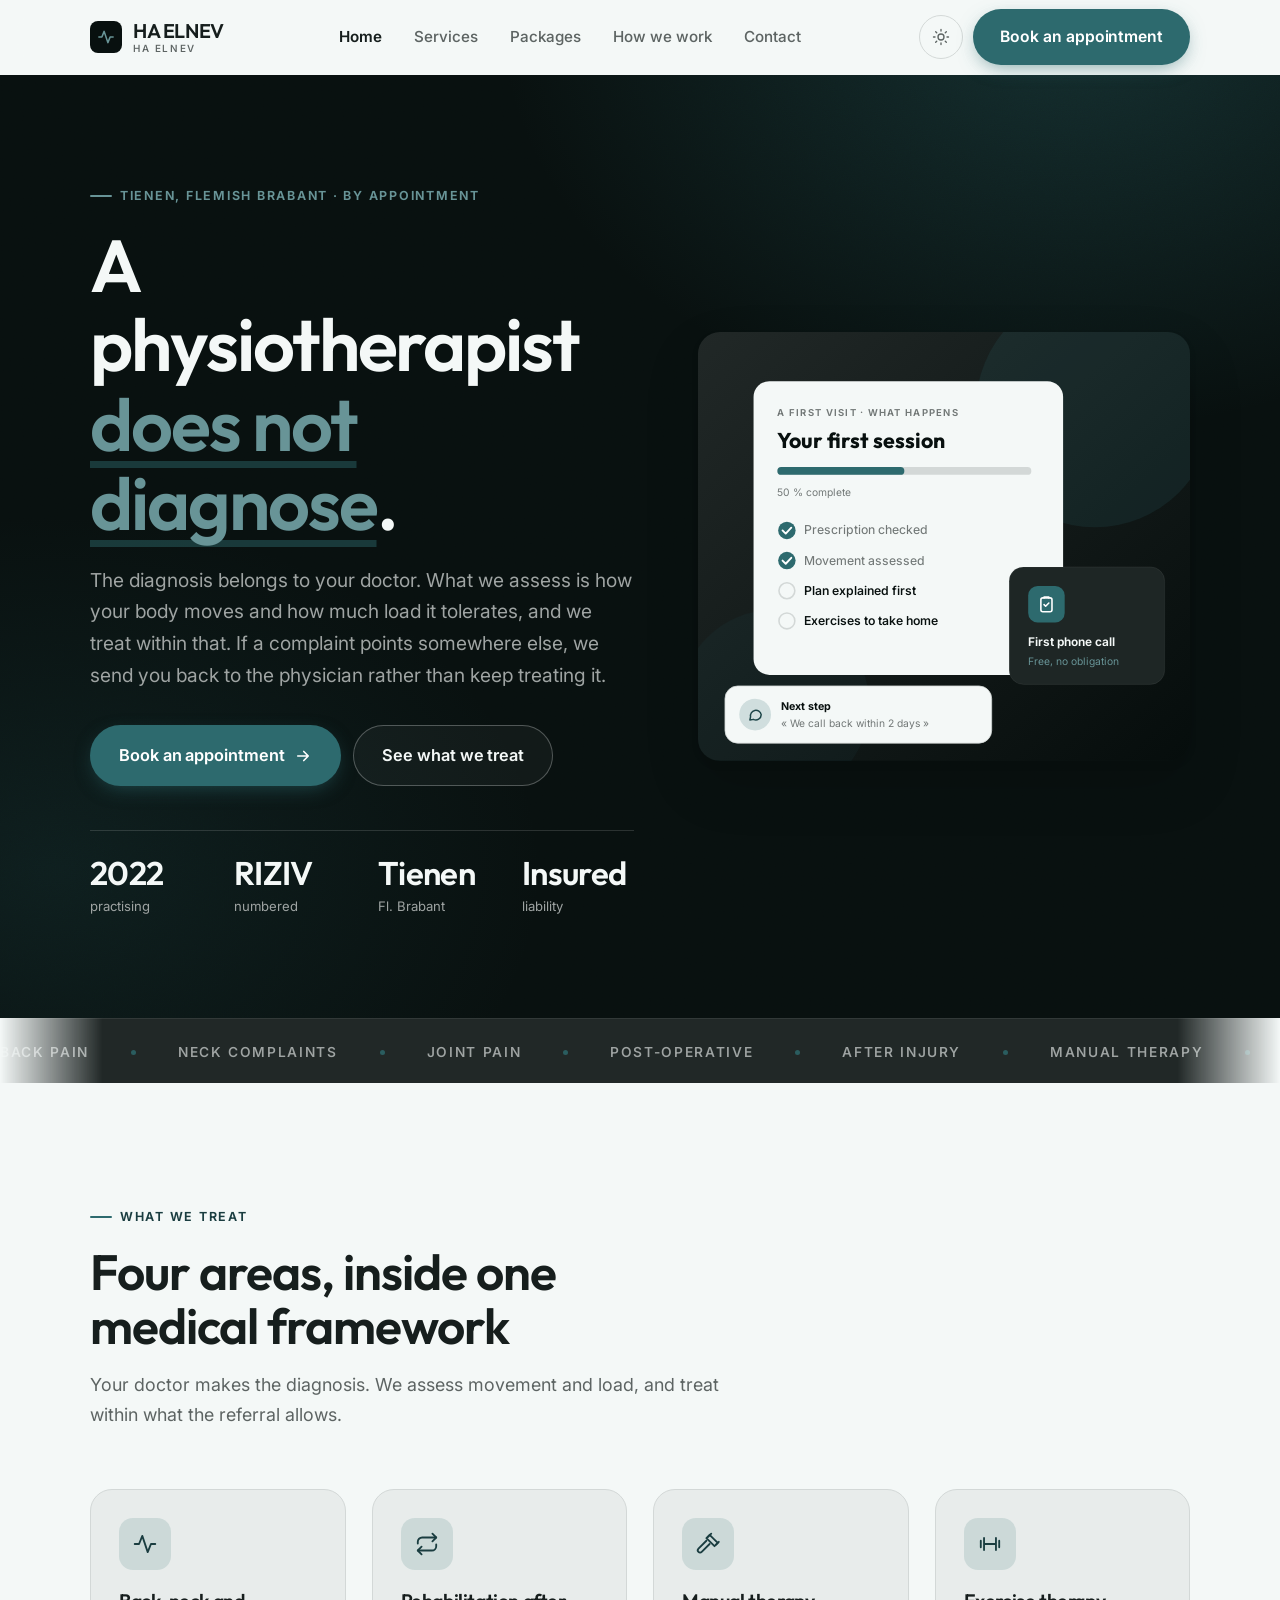
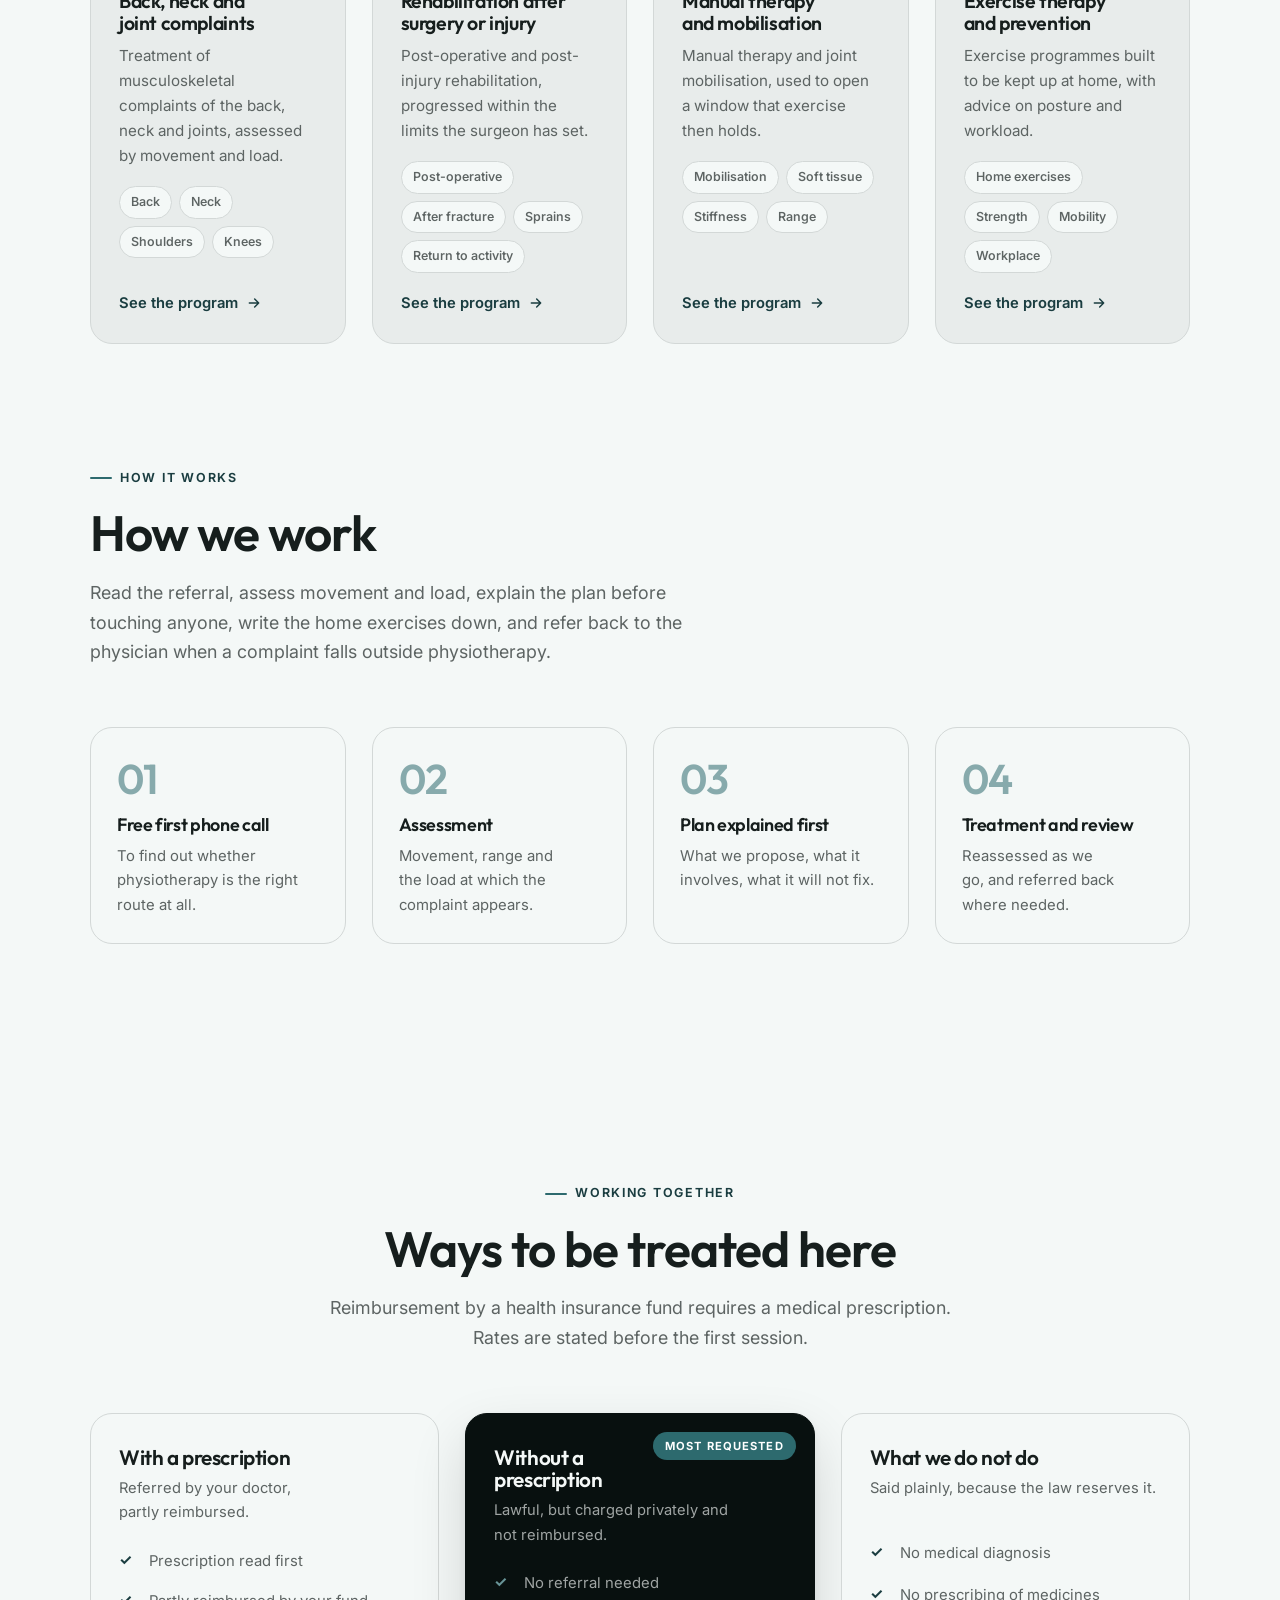
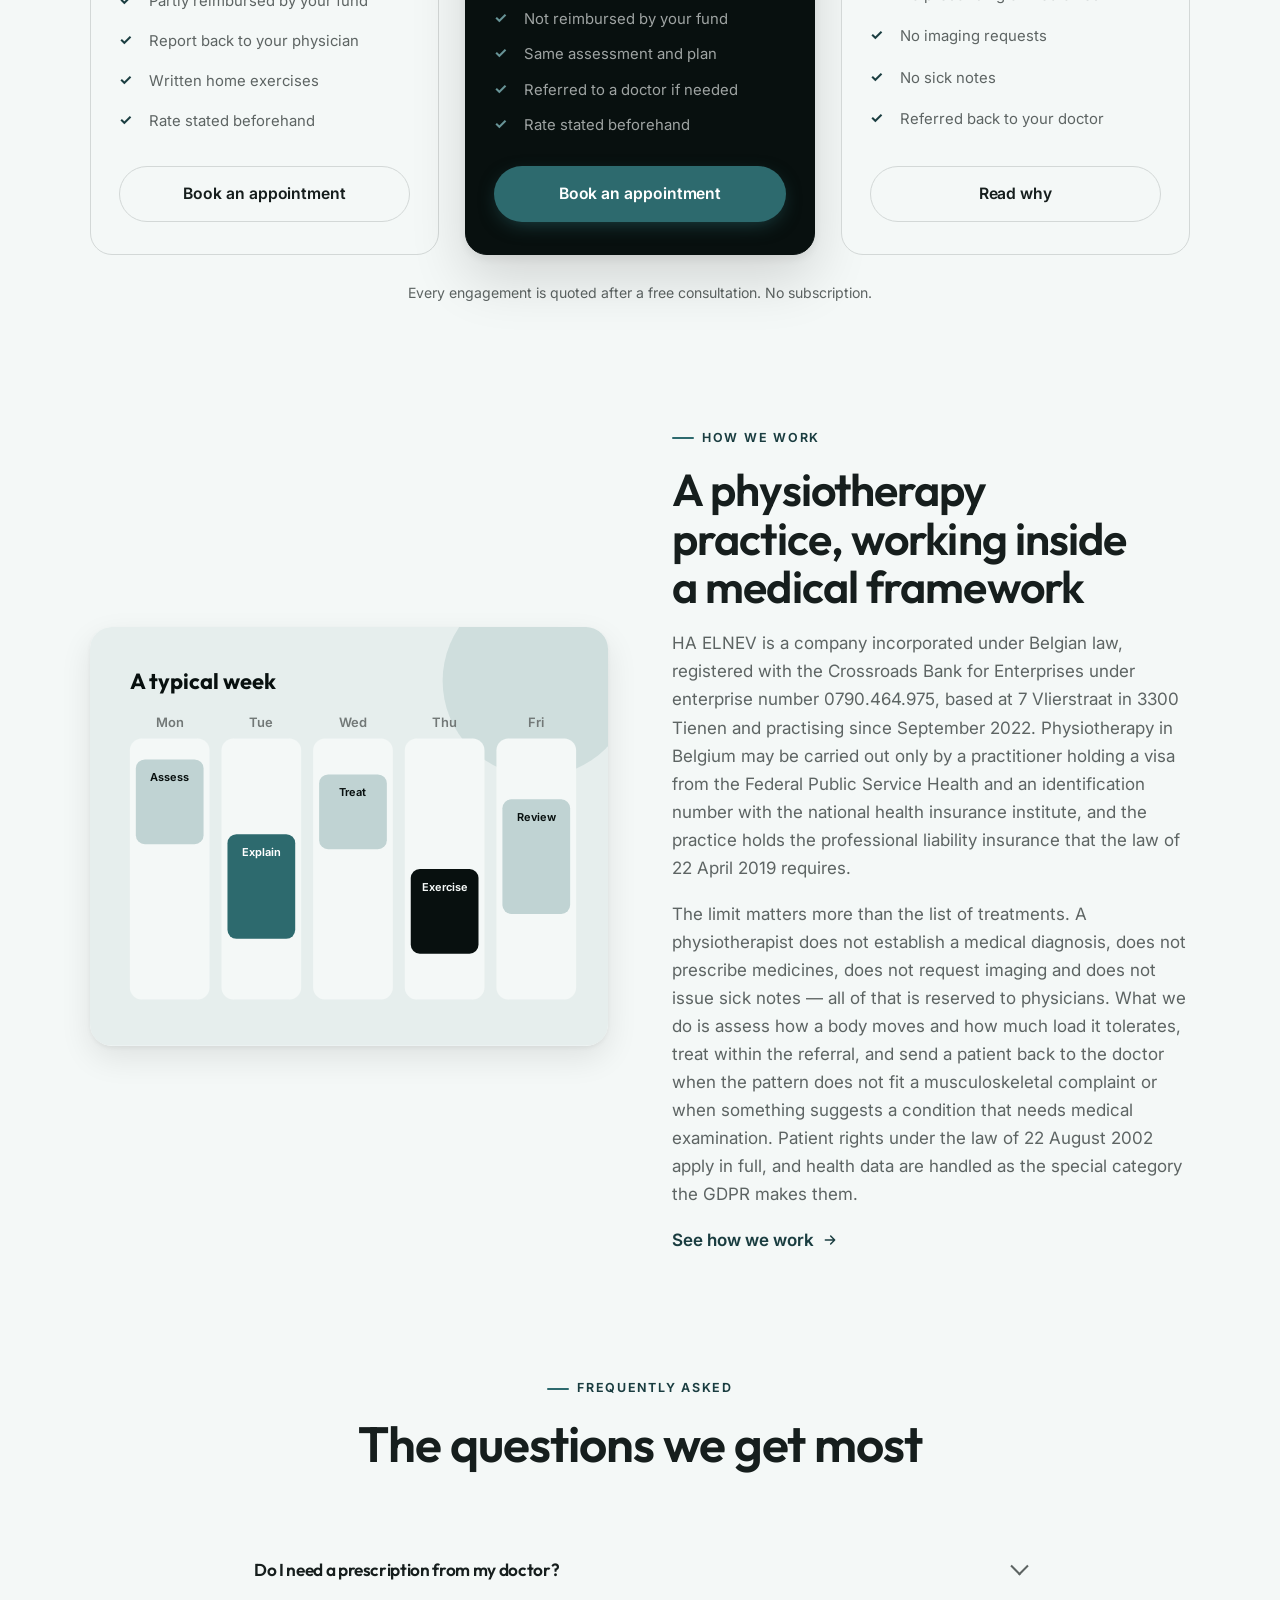
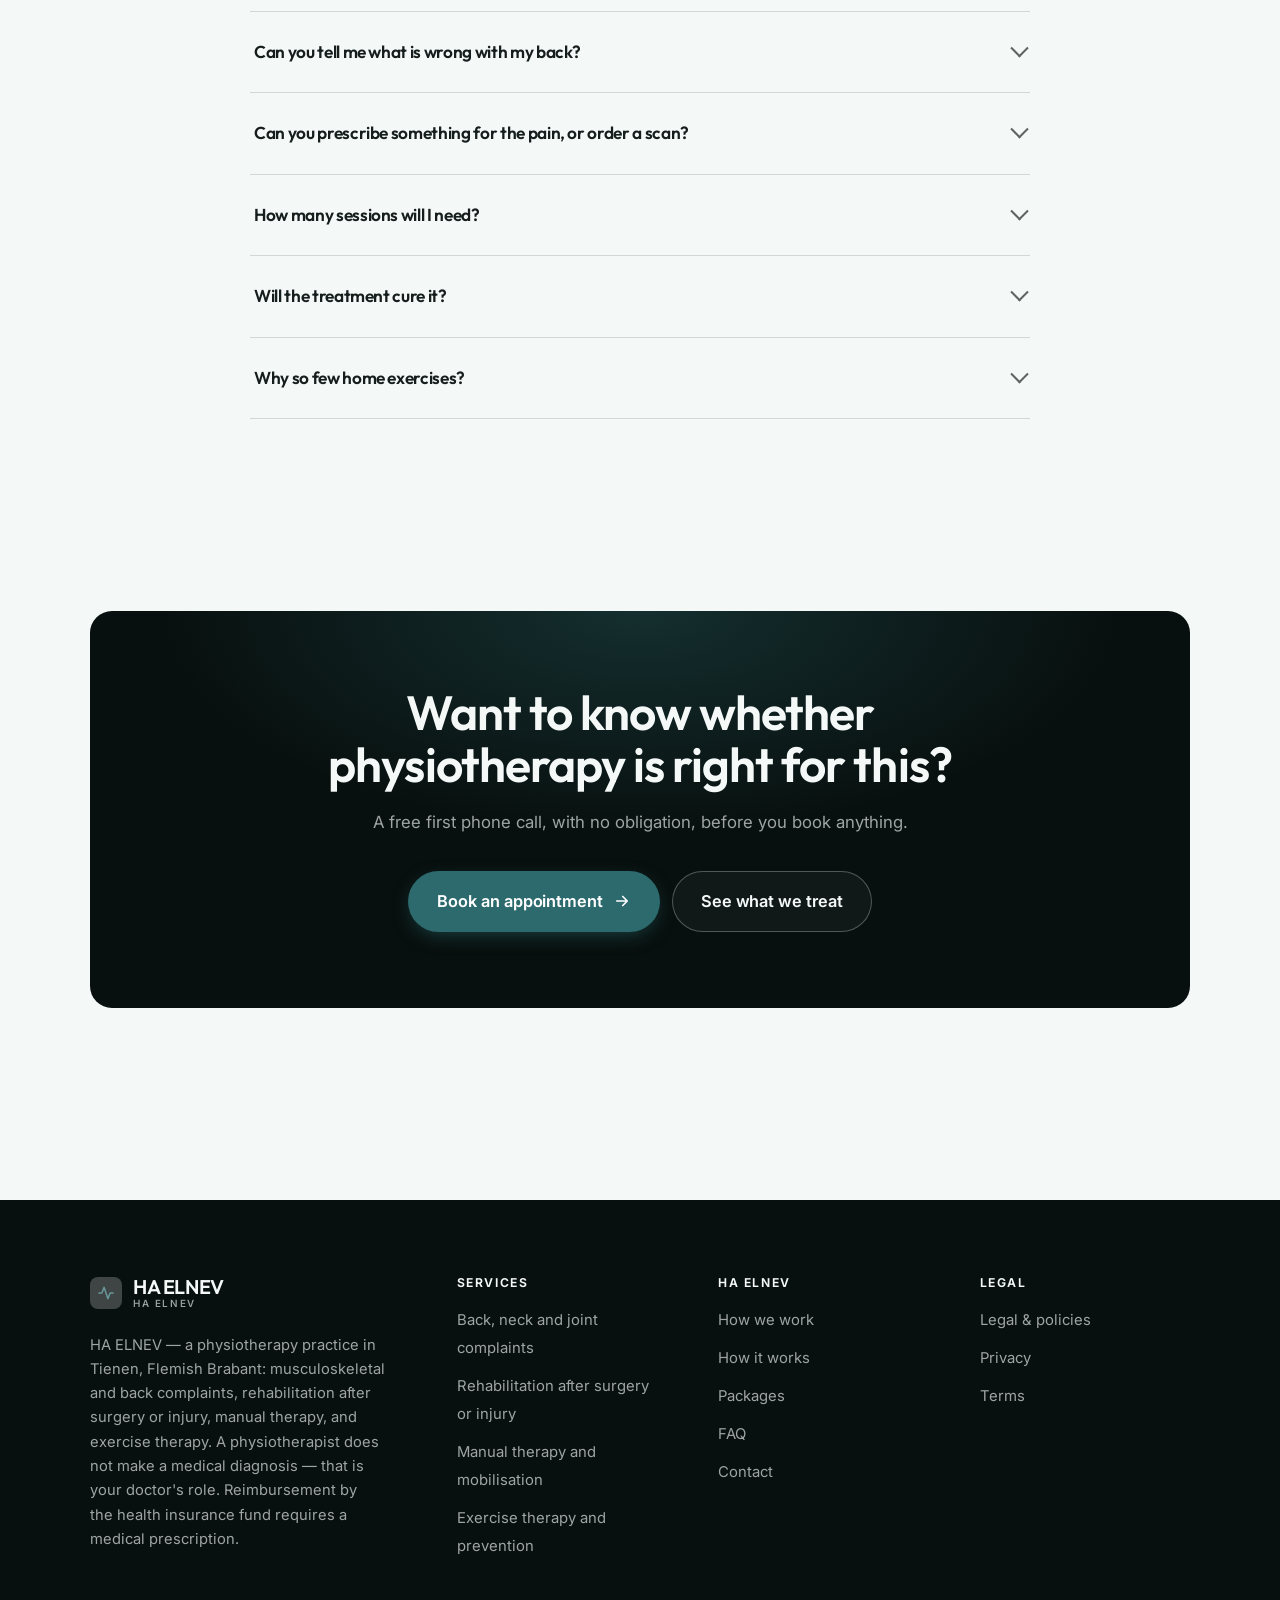
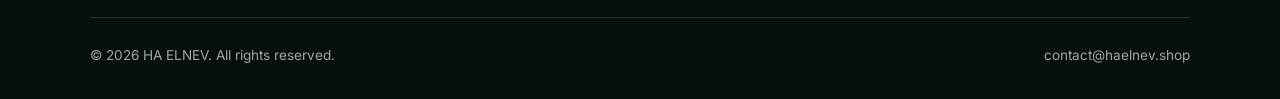
<file: index.html>
<!DOCTYPE html>
<html lang="en" class="no-js">
<head>
<meta charset="utf-8">
<meta name="viewport" content="width=device-width, initial-scale=1">
<title>HA ELNEV — physiotherapy practice in Tienen</title>
<meta name="description" content="HA ELNEV, a physiotherapy practice in Tienen: back and joint complaints, rehabilitation after surgery or injury, manual therapy and exercise therapy.">
<link rel="canonical" href="https://haelnev.shop/">

<meta property="og:type" content="website">
<meta property="og:url" content="https://haelnev.shop/">
<meta property="og:site_name" content="HA ELNEV">
<meta property="og:locale" content="en_US">
<meta property="og:title" content="HA ELNEV — physiotherapy practice in Tienen">
<meta property="og:description" content="HA ELNEV, a physiotherapy practice in Tienen: back and joint complaints, rehabilitation after surgery or injury, manual therapy and exercise therapy.">
<meta name="theme-color" content="#08100f">

<link rel="icon" href="assets/img/favicon.svg" type="image/svg+xml">
<link rel="preconnect" href="https://fonts.googleapis.com">
<link rel="preconnect" href="https://fonts.gstatic.com" crossorigin>
<link rel="stylesheet" href="https://fonts.googleapis.com/css2?family=Outfit:wght@400;500;600;700&family=Inter:wght@400..700&display=swap">
<link rel="stylesheet" href="assets/css/style.css">

<!-- Thème appliqué avant le premier rendu (évite le flash) -->
<script>
document.documentElement.classList.remove('no-js');
(function(){try{var t=localStorage.getItem('site-theme');if(t){document.documentElement.setAttribute('data-theme',t);}}catch(e){}})();
</script>
<script type="application/ld+json">
{
  "@context": "https://schema.org",
  "@type": "Organization",
  "name": "HA ELNEV",
  "url": "https://haelnev.shop/",
  "email": "contact@haelnev.shop",
  "description": "HA ELNEV, a physiotherapy practice in Tienen: back and joint complaints, rehabilitation after surgery or injury, manual therapy and exercise therapy.",
  "areaServed": "US",
  "knowsLanguage": "en"
}
</script>
</head>

<body>
<a class="skip-link" href="#main">Skip to main content</a>

<header class="site-header">
  <nav class="wrap nav" aria-label="Main navigation">
    <a class="brand" href="index.html">
      <svg class="brand__mark" viewBox="0 0 64 64" aria-hidden="true">
        <rect class="bm-bg" width="64" height="64" rx="16"/>
        <g class="bm-ic" transform="translate(14 14) scale(1.5)" fill="none" stroke-width="2.1" stroke-linecap="round" stroke-linejoin="round"><path d="M2.5 12h4l3-7.5 5 15 3-7.5h4"/></g>
      </svg>
      <span>HA ELNEV<span class="brand__sub">HA ELNEV</span></span>
    </a>

    <ul class="nav__links" id="nav-links">
      <li><a href="index.html" aria-current="page">Home</a></li>
      <li><a href="programs.html">Services</a></li>
      <li><a href="index.html#pricing">Packages</a></li>
      <li><a href="about.html">How we work</a></li>
      <li><a href="contact.html">Contact</a></li>
      <li><a class="btn btn--primary" href="contact.html">Book an appointment</a></li>
    </ul>

    <div class="nav__cta">
      <button class="theme-toggle" type="button" aria-label="Switch to dark theme">
        <svg class="icon-sun" viewBox="0 0 24 24" fill="none" stroke="currentColor" stroke-width="1.8" stroke-linecap="round" aria-hidden="true"><circle cx="12" cy="12" r="4"/><path d="M12 2v2m0 16v2M2 12h2m16 0h2M4.9 4.9l1.4 1.4m11.4 11.4 1.4 1.4M19.1 4.9l-1.4 1.4M6.3 17.7l-1.4 1.4"/></svg>
        <svg class="icon-moon" viewBox="0 0 24 24" fill="none" stroke="currentColor" stroke-width="1.8" stroke-linecap="round" stroke-linejoin="round" aria-hidden="true"><path d="M21 12.8A9 9 0 1 1 11.2 3a7 7 0 0 0 9.8 9.8z"/></svg>
      </button>
      <a class="btn btn--primary" href="contact.html">Book an appointment</a>
      <button class="nav__toggle" type="button" aria-expanded="false" aria-controls="nav-links" aria-label="Open menu">
        <svg class="icon-open" viewBox="0 0 24 24" fill="none" stroke="currentColor" stroke-width="2" stroke-linecap="round" aria-hidden="true"><path d="M3 6h18M3 12h18M3 18h18"/></svg>
        <svg class="icon-close" viewBox="0 0 24 24" fill="none" stroke="currentColor" stroke-width="2" stroke-linecap="round" aria-hidden="true"><path d="M6 6l12 12M18 6L6 18"/></svg>
      </button>
    </div>
  </nav>
</header>

<main id="main">

<section class="hero">
  <div class="wrap hero__inner">
    <div>
      <span class="eyebrow hero__eyebrow">Tienen, Flemish Brabant · By appointment</span>
      <h1>A physiotherapist<br> <em>does not diagnose</em>.</h1>
      <p class="hero__lede">The diagnosis belongs to your doctor. What we assess is how your body moves and how much load it tolerates, and we treat within that. If a complaint points somewhere else, we send you back to the physician rather than keep treating it.</p>

      <div class="hero__actions">
        <a class="btn btn--primary btn--lg" href="contact.html">Book an appointment <svg viewBox="0 0 24 24" fill="none" stroke="currentColor" stroke-width="2.2" stroke-linecap="round" stroke-linejoin="round" aria-hidden="true"><path d="M5 12h14M13 6l6 6-6 6"/></svg></a>
        <a class="btn btn--on-dark btn--lg" href="programs.html">See what we treat</a>
      </div>

      <ul class="hero__proof">
        <li><span class="stat__num">2022</span><span class="stat__label">practising</span></li>
        <li><span class="stat__num">RIZIV</span><span class="stat__label">numbered</span></li>
        <li><span class="stat__num">Tienen</span><span class="stat__label">Fl. Brabant</span></li>
        <li><span class="stat__num">Insured</span><span class="stat__label">liability</span></li>
      </ul>
    </div>

    <div class="hero__art">
      <svg viewBox="0 0 620 540" role="img" aria-label="What happens at a first physiotherapy session at HA ELNEV, from prescription check to home exercises.">
        <defs>
          <linearGradient id="hbg" x1="0" y1="0" x2="1" y2="1">
            <stop offset="0" stop-color="#212827"/><stop offset="1" stop-color="#060d0c"/>
          </linearGradient>
        </defs>
        <rect width="620" height="540" rx="22" fill="url(#hbg)"/>
        <circle cx="500" cy="96" r="150" fill="#2d6a6e" opacity=".16"/>
        <circle cx="96" cy="470" r="120" fill="#2d6a6e" opacity=".08"/>

        <g style="font-family: var(--font-body)">
          <!-- Carte programme -->
          <rect x="70" y="62" width="390" height="370" rx="20" fill="#f4f8f7"/>
          <text x="100" y="106" font-size="12" font-weight="650" letter-spacing="1.6" fill="#727877">A FIRST VISIT · WHAT HAPPENS</text>
          <text x="100" y="146" font-size="27" font-weight="700" fill="#08100f" style="font-family: var(--font-display)">Your first session</text>
          <rect x="100" y="170" width="320" height="10" rx="5" fill="#d3d8d7"/>
          <rect x="100" y="170" width="160" height="10" rx="5" fill="#2d6a6e"/>
          <text x="100" y="206" font-size="13" fill="#727877">50 % complete</text>
          <circle cx="112" cy="250" r="11" fill="#2d6a6e"/><path d="M106.5 250l4 4 7-7.5" fill="none" stroke="#ffffff" stroke-width="2.4" stroke-linecap="round" stroke-linejoin="round"/><text x="134" y="255" font-size="15.5" fill="#727877" font-weight="450">Prescription checked</text>
          <circle cx="112" cy="288" r="11" fill="#2d6a6e"/><path d="M106.5 288l4 4 7-7.5" fill="none" stroke="#ffffff" stroke-width="2.4" stroke-linecap="round" stroke-linejoin="round"/><text x="134" y="293" font-size="15.5" fill="#727877" font-weight="450">Movement assessed</text>
          <circle cx="112" cy="326" r="10" fill="none" stroke="#d3d8d7" stroke-width="2"/><text x="134" y="331" font-size="15.5" fill="#08100f" font-weight="560">Plan explained first</text>
          <circle cx="112" cy="364" r="10" fill="none" stroke="#d3d8d7" stroke-width="2"/><text x="134" y="369" font-size="15.5" fill="#08100f" font-weight="560">Exercises to take home</text>

          <!-- Carte séance -->
          <rect x="392" y="296" width="196" height="148" rx="18" fill="#1e2625" stroke="#ffffff" stroke-opacity=".08"/>
          <rect x="416" y="320" width="46" height="46" rx="12" fill="#2d6a6e"/>
          <g transform="translate(427 331)" fill="none" stroke="#ffffff" color="#ffffff" stroke-width="2" stroke-linecap="round" stroke-linejoin="round"><rect x="5" y="4" width="14" height="17.5" rx="2.5"/><path d="M9 4V3h6v1M9 12.5l2 2 4-4"/></g>
          <text x="416" y="396" font-size="15" font-weight="650" fill="#f4f8f7">First phone call</text>
          <text x="416" y="420" font-size="13" fill="#689497">Free, no obligation</text>

          <!-- Retour du coach -->
          <rect x="34" y="446" width="336" height="72" rx="16" fill="#f4f8f7" stroke="#d3d8d7"/>
          <circle cx="72" cy="482" r="20" fill="#d0dede"/>
          <g transform="translate(62 472) scale(.84)" fill="none" stroke="#1d4548" stroke-width="2.2" stroke-linecap="round" stroke-linejoin="round"><path d="M21 12a8 8 0 0 1-11.6 7.1L4 20l1-4.6A8 8 0 1 1 21 12z"/></g>
          <text x="104" y="476" font-size="13.5" font-weight="700" fill="#08100f">Next step</text>
          <text x="104" y="498" font-size="13" fill="#727877">« We call back within 2 days »</text>
        </g>
      </svg>
    </div>
  </div>
</section>

<div class="marquee" aria-hidden="true">
  <div class="marquee__track"><span>Back pain</span><span>Neck complaints</span><span>Joint pain</span><span>Post-operative</span><span>After injury</span><span>Manual therapy</span><span>Mobilisation</span><span>Exercise therapy</span><span>Prevention</span><span>Referral back to your doctor</span><span>Back pain</span><span>Neck complaints</span><span>Joint pain</span><span>Post-operative</span><span>After injury</span><span>Manual therapy</span><span>Mobilisation</span><span>Exercise therapy</span><span>Prevention</span><span>Referral back to your doctor</span></div>
</div>

<section class="section wrap" id="programs">
  <div class="section-head reveal">
    <span class="eyebrow">What we treat</span>
    <h2>Four areas, inside one medical framework</h2>
    <p>Your doctor makes the diagnosis. We assess movement and load, and treat within what the referral allows.</p>
  </div>
  <div class="grid grid--4 reveal-group">
    <a class="card" href="programs.html#musculoskeletal">
      <div class="card__icon"><svg viewBox="0 0 24 24" fill="none" stroke="currentColor" stroke-width="1.7" stroke-linecap="round" stroke-linejoin="round" aria-hidden="true"><path d="M2.5 12h4l3-7.5 5 15 3-7.5h4"/></svg></div>
      <h3>Back, neck and joint complaints</h3>
      <p>Treatment of musculoskeletal complaints of the back, neck and joints, assessed by movement and load.</p>
      <ul class="tags"><li>Back</li><li>Neck</li><li>Shoulders</li><li>Knees</li></ul>
      <span class="arrow-link">See the program <svg viewBox="0 0 24 24" fill="none" stroke="currentColor" stroke-width="2.2" stroke-linecap="round" stroke-linejoin="round" aria-hidden="true"><path d="M5 12h14M13 6l6 6-6 6"/></svg></span>
    </a>
    <a class="card" href="programs.html#rehab">
      <div class="card__icon"><svg viewBox="0 0 24 24" fill="none" stroke="currentColor" stroke-width="1.7" stroke-linecap="round" stroke-linejoin="round" aria-hidden="true"><path d="M17 2.5l3.5 3.5L17 9.5"/><path d="M3.5 11.5V10A4 4 0 0 1 7.5 6h13M7 21.5 3.5 18 7 14.5"/><path d="M20.5 12.5V14a4 4 0 0 1-4 4h-13"/></svg></div>
      <h3>Rehabilitation after surgery or injury</h3>
      <p>Post-operative and post-injury rehabilitation, progressed within the limits the surgeon has set.</p>
      <ul class="tags"><li>Post-operative</li><li>After fracture</li><li>Sprains</li><li>Return to activity</li></ul>
      <span class="arrow-link">See the program <svg viewBox="0 0 24 24" fill="none" stroke="currentColor" stroke-width="2.2" stroke-linecap="round" stroke-linejoin="round" aria-hidden="true"><path d="M5 12h14M13 6l6 6-6 6"/></svg></span>
    </a>
    <a class="card" href="programs.html#manual">
      <div class="card__icon"><svg viewBox="0 0 24 24" fill="none" stroke="currentColor" stroke-width="1.7" stroke-linecap="round" stroke-linejoin="round" aria-hidden="true"><path d="M13.5 3.5 21 11l-3 3-7.5-7.5z"/><path d="M10.5 9 3.2 16.3a2.1 2.1 0 0 0 3 3L13.5 12"/><path d="M15 2.5 12 5.5M19.5 12.5 22 10"/></svg></div>
      <h3>Manual therapy and mobilisation</h3>
      <p>Manual therapy and joint mobilisation, used to open a window that exercise then holds.</p>
      <ul class="tags"><li>Mobilisation</li><li>Soft tissue</li><li>Stiffness</li><li>Range</li></ul>
      <span class="arrow-link">See the program <svg viewBox="0 0 24 24" fill="none" stroke="currentColor" stroke-width="2.2" stroke-linecap="round" stroke-linejoin="round" aria-hidden="true"><path d="M5 12h14M13 6l6 6-6 6"/></svg></span>
    </a>
    <a class="card" href="programs.html#exercise">
      <div class="card__icon"><svg viewBox="0 0 24 24" fill="none" stroke="currentColor" stroke-width="1.7" stroke-linecap="round" stroke-linejoin="round" aria-hidden="true"><path d="M6.5 6.5v11M17.5 6.5v11M3.5 9v6M20.5 9v6M6.5 12h11"/></svg></div>
      <h3>Exercise therapy and prevention</h3>
      <p>Exercise programmes built to be kept up at home, with advice on posture and workload.</p>
      <ul class="tags"><li>Home exercises</li><li>Strength</li><li>Mobility</li><li>Workplace</li></ul>
      <span class="arrow-link">See the program <svg viewBox="0 0 24 24" fill="none" stroke="currentColor" stroke-width="2.2" stroke-linecap="round" stroke-linejoin="round" aria-hidden="true"><path d="M5 12h14M13 6l6 6-6 6"/></svg></span>
    </a>
  </div>
</section>

<section class="section section--flush wrap" id="how-it-works">
  <div class="section-head reveal">
    <span class="eyebrow">How it works</span>
    <h2>How we work</h2>
    <p>Read the referral, assess movement and load, explain the plan before touching anyone, write the home exercises down, and refer back to the physician when a complaint falls outside physiotherapy.</p>
  </div>
  <div class="grid grid--4 steps reveal-group">
    <article class="step">
      <h3>Free first phone call</h3>
      <p>To find out whether physiotherapy is the right route at all.</p>
    </article>
    <article class="step">
      <h3>Assessment</h3>
      <p>Movement, range and the load at which the complaint appears.</p>
    </article>
    <article class="step">
      <h3>Plan explained first</h3>
      <p>What we propose, what it involves, what it will not fix.</p>
    </article>
    <article class="step">
      <h3>Treatment and review</h3>
      <p>Reassessed as we go, and referred back where needed.</p>
    </article>
  </div>
</section>

<section class="section wrap" id="pricing">
  <div class="section-head section-head--center reveal">
    <span class="eyebrow">Working together</span>
    <h2>Ways to be treated here</h2>
    <p>Reimbursement by a health insurance fund requires a medical prescription. Rates are stated before the first session.</p>
  </div>
  <div class="grid grid--3 plans reveal-group">
    <article class="plan">
      
      <h3>With a prescription</h3>
      <p class="plan__desc">Referred by your doctor, partly reimbursed.</p>
      
      <ul class="plan__features">
        <li>Prescription read first</li>
        <li>Partly reimbursed by your fund</li>
        <li>Report back to your physician</li>
        <li>Written home exercises</li>
        <li>Rate stated beforehand</li>
      </ul>
      <a class="btn btn--ghost btn--block" href="contact.html">Book an appointment</a>
    </article>
    <article class="plan plan--featured">
      <span class="plan__tag">Most requested</span>
      <h3>Without a prescription</h3>
      <p class="plan__desc">Lawful, but charged privately and not reimbursed.</p>
      
      <ul class="plan__features">
        <li>No referral needed</li>
        <li>Not reimbursed by your fund</li>
        <li>Same assessment and plan</li>
        <li>Referred to a doctor if needed</li>
        <li>Rate stated beforehand</li>
      </ul>
      <a class="btn btn--primary btn--block" href="contact.html">Book an appointment</a>
    </article>
    <article class="plan">
      
      <h3>What we do not do</h3>
      <p class="plan__desc">Said plainly, because the law reserves it.</p>
      
      <ul class="plan__features">
        <li>No medical diagnosis</li>
        <li>No prescribing of medicines</li>
        <li>No imaging requests</li>
        <li>No sick notes</li>
        <li>Referred back to your doctor</li>
      </ul>
      <a class="btn btn--ghost btn--block" href="contact.html">Read why</a>
    </article>
  </div>
  <p class="plans-note">Every engagement is quoted after a free consultation. No subscription.</p>
</section>

<section class="section section--flush wrap">
  <div class="split reveal">
    <div class="split__art">
      <svg viewBox="0 0 520 420" role="img" aria-label="Example of a typical week: Assess, Explain, Treat, Exercise, Review.">
        <rect width="520" height="420" rx="20" fill="#e6eeed"/>
        <circle cx="450" cy="54" r="96" fill="#2d6a6e" opacity=".12"/>
        <g style="font-family: var(--font-body)">
        <text x="40" y="62" font-size="22" font-weight="700" fill="#08100f" style="font-family: var(--font-display)">A typical week</text>
        <text x="80" y="100" text-anchor="middle" font-size="13" font-weight="600" fill="#727877">Mon</text>
        <rect x="40" y="112" width="80" height="262" rx="12" fill="#f4f8f7"/>
        <rect x="46" y="133" width="68" height="85" rx="9" fill="#c0d3d3"/>
        <text x="80" y="155" text-anchor="middle" font-size="11" font-weight="650" fill="#08100f">Assess</text>
        <text x="172" y="100" text-anchor="middle" font-size="13" font-weight="600" fill="#727877">Tue</text>
        <rect x="132" y="112" width="80" height="262" rx="12" fill="#f4f8f7"/>
        <rect x="138" y="208" width="68" height="105" rx="9" fill="#2d6a6e"/>
        <text x="172" y="230" text-anchor="middle" font-size="11" font-weight="650" fill="#ffffff">Explain</text>
        <text x="264" y="100" text-anchor="middle" font-size="13" font-weight="600" fill="#727877">Wed</text>
        <rect x="224" y="112" width="80" height="262" rx="12" fill="#f4f8f7"/>
        <rect x="230" y="148" width="68" height="75" rx="9" fill="#c0d3d3"/>
        <text x="264" y="170" text-anchor="middle" font-size="11" font-weight="650" fill="#08100f">Treat</text>
        <text x="356" y="100" text-anchor="middle" font-size="13" font-weight="600" fill="#727877">Thu</text>
        <rect x="316" y="112" width="80" height="262" rx="12" fill="#f4f8f7"/>
        <rect x="322" y="243" width="68" height="85" rx="9" fill="#08100f"/>
        <text x="356" y="265" text-anchor="middle" font-size="11" font-weight="650" fill="#f4f8f7">Exercise</text>
        <text x="448" y="100" text-anchor="middle" font-size="13" font-weight="600" fill="#727877">Fri</text>
        <rect x="408" y="112" width="80" height="262" rx="12" fill="#f4f8f7"/>
        <rect x="414" y="173" width="68" height="115" rx="9" fill="#c0d3d3"/>
        <text x="448" y="195" text-anchor="middle" font-size="11" font-weight="650" fill="#08100f">Review</text>
        </g>
      </svg>
    </div>
    <div>
      <span class="eyebrow">How we work</span>
      <h2>A physiotherapy practice, working inside a medical framework</h2>
      <p>HA ELNEV is a company incorporated under Belgian law, registered with the Crossroads Bank for Enterprises under enterprise number 0790.464.975, based at 7 Vlierstraat in 3300 Tienen and practising since September 2022. Physiotherapy in Belgium may be carried out only by a practitioner holding a visa from the Federal Public Service Health and an identification number with the national health insurance institute, and the practice holds the professional liability insurance that the law of 22 April 2019 requires.</p>
      <p>The limit matters more than the list of treatments. A physiotherapist does not establish a medical diagnosis, does not prescribe medicines, does not request imaging and does not issue sick notes — all of that is reserved to physicians. What we do is assess how a body moves and how much load it tolerates, treat within the referral, and send a patient back to the doctor when the pattern does not fit a musculoskeletal complaint or when something suggests a condition that needs medical examination. Patient rights under the law of 22 August 2002 apply in full, and health data are handled as the special category the GDPR makes them.</p>
      <p><a class="arrow-link" href="about.html">See how we work <svg viewBox="0 0 24 24" fill="none" stroke="currentColor" stroke-width="2.2" stroke-linecap="round" stroke-linejoin="round" aria-hidden="true"><path d="M5 12h14M13 6l6 6-6 6"/></svg></a></p>
    </div>
  </div>
</section>

<section class="section section--flush wrap" id="faq">
  <div class="section-head section-head--center reveal">
    <span class="eyebrow">Frequently asked</span>
    <h2>The questions we get most</h2>
  </div>
  <div class="faq reveal">
    <details>
      <summary>Do I need a prescription from my doctor?</summary>
      <p>Not to be treated, but yes to be reimbursed. You may come without one and pay privately. For a health insurance fund to reimburse part of the cost, Belgian rules require a medical prescription, and we tell you the rate before the first session rather than at the counter afterwards.</p>
    </details>
    <details>
      <summary>Can you tell me what is wrong with my back?</summary>
      <p>Not as a diagnosis. A physiotherapist does not establish a medical diagnosis in Belgium; that is the physician's role. We can tell you what moves poorly, where the complaint appears under load, and whether it behaves like something physiotherapy helps. If it does not, we send you back to your doctor.</p>
    </details>
    <details>
      <summary>Can you prescribe something for the pain, or order a scan?</summary>
      <p>No. Prescribing medicines and requesting imaging are reserved to physicians. If we think either is needed we say so and refer you, with a note on what we found, so the consultation starts from something more than a description of the pain.</p>
    </details>
    <details>
      <summary>How many sessions will I need?</summary>
      <p>We give an honest estimate after the assessment and we reassess as we go, but anyone who promises a fixed number before examining you is guessing. Recovery depends on the condition, on how your body responds and, quite a lot, on the exercises done between sessions.</p>
    </details>
    <details>
      <summary>Will the treatment cure it?</summary>
      <p>No treatment can be promised an outcome, and we will not do so. We explain what we expect, what would make us change course, and at what point we would conclude that physiotherapy is not the answer for this complaint and refer you on.</p>
    </details>
    <details>
      <summary>Why so few home exercises?</summary>
      <p>Because a long programme gets abandoned. Three exercises that fit into your actual week get done, and between sessions is where most of the progress happens. If the programme does not fit your week, tell us and we will change it rather than repeat it.</p>
    </details>
  </div>
</section>

<section class="wrap section--tight">
  <div class="cta-band reveal">
    <h2>Want to know whether physiotherapy is right for this?</h2>
    <p>A free first phone call, with no obligation, before you book anything.</p>
    <div class="hero__actions">
      <a class="btn btn--primary btn--lg" href="contact.html">Book an appointment <svg viewBox="0 0 24 24" fill="none" stroke="currentColor" stroke-width="2.2" stroke-linecap="round" stroke-linejoin="round" aria-hidden="true"><path d="M5 12h14M13 6l6 6-6 6"/></svg></a>
      <a class="btn btn--on-dark btn--lg" href="programs.html">See what we treat</a>
    </div>
  </div>
</section>

</main>

<footer class="site-footer">
  <div class="wrap">
    <div class="footer__grid">
      <div class="footer__brand">
        <a class="brand" href="index.html">
          <svg class="brand__mark" viewBox="0 0 64 64" aria-hidden="true">
        <rect class="bm-bg" width="64" height="64" rx="16"/>
        <g class="bm-ic" transform="translate(14 14) scale(1.5)" fill="none" stroke-width="2.1" stroke-linecap="round" stroke-linejoin="round"><path d="M2.5 12h4l3-7.5 5 15 3-7.5h4"/></g>
      </svg>
          <span>HA ELNEV<span class="brand__sub">HA ELNEV</span></span>
        </a>
        <p>HA ELNEV — a physiotherapy practice in Tienen, Flemish Brabant: musculoskeletal and back complaints, rehabilitation after surgery or injury, manual therapy, and exercise therapy. A physiotherapist does not make a medical diagnosis — that is your doctor's role. Reimbursement by the health insurance fund requires a medical prescription.</p>
      </div>

      <div class="footer__col">
        <h4>Services</h4>
        <ul>
          <li><a href="programs.html#musculoskeletal">Back, neck and joint complaints</a></li>
          <li><a href="programs.html#rehab">Rehabilitation after surgery or injury</a></li>
          <li><a href="programs.html#manual">Manual therapy and mobilisation</a></li>
          <li><a href="programs.html#exercise">Exercise therapy and prevention</a></li>
        </ul>
      </div>

      <div class="footer__col">
        <h4>HA ELNEV</h4>
        <ul>
          <li><a href="about.html">How we work</a></li>
          <li><a href="index.html#how-it-works">How it works</a></li>
          <li><a href="index.html#pricing">Packages</a></li>
          <li><a href="index.html#faq">FAQ</a></li>
          <li><a href="contact.html">Contact</a></li>
        </ul>
      </div>

      <div class="footer__col">
        <h4>Legal</h4>
        <ul>
          <li><a href="legal.html">Legal &amp; policies</a></li>
          <li><a href="legal.html#privacy">Privacy</a></li>
          <li><a href="legal.html#terms">Terms</a></li>
        </ul>
      </div>
    </div>

    <div class="footer__bottom">
      <p>© <span data-year>2026</span> HA ELNEV. All rights reserved.</p>
      <p><a href="mailto:contact@haelnev.shop">contact@haelnev.shop</a></p>
    </div>
  </div>
</footer>

<script src="assets/js/main.js" defer></script>
</body>
</html>
</file>
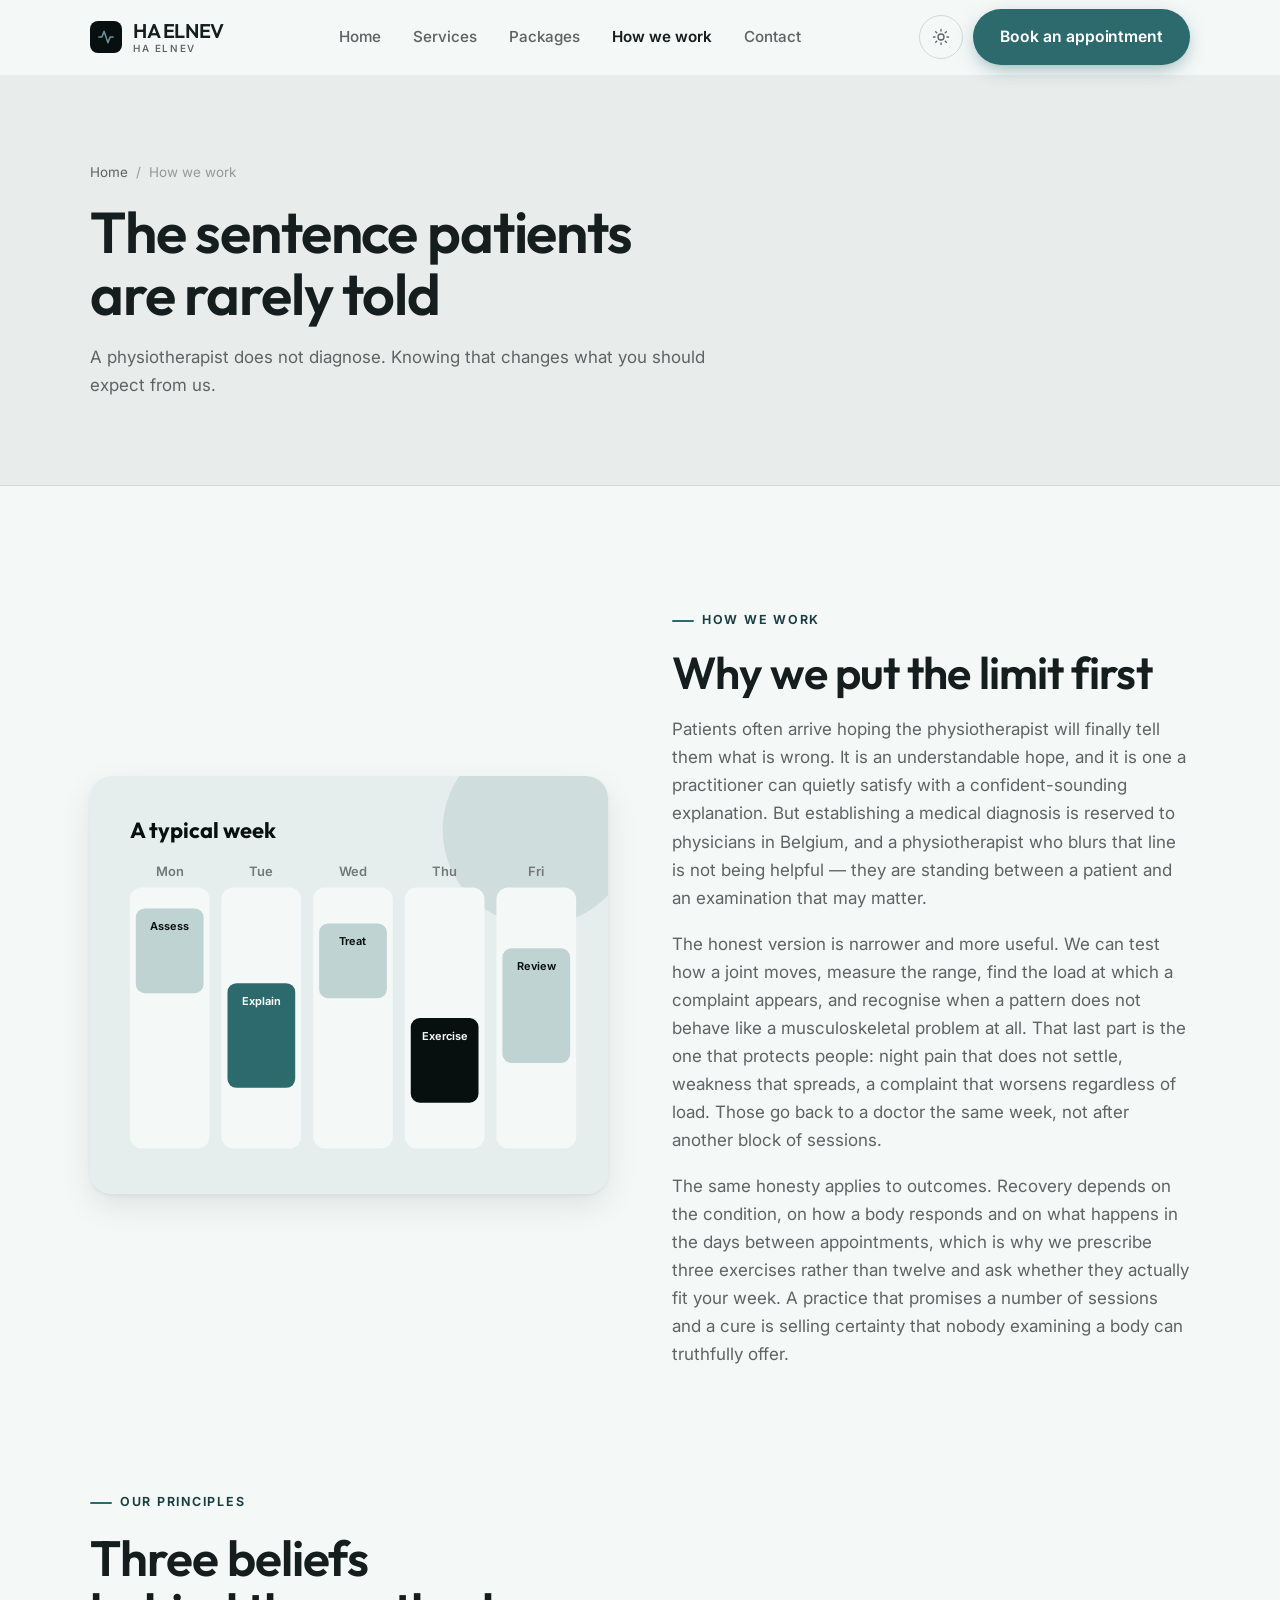
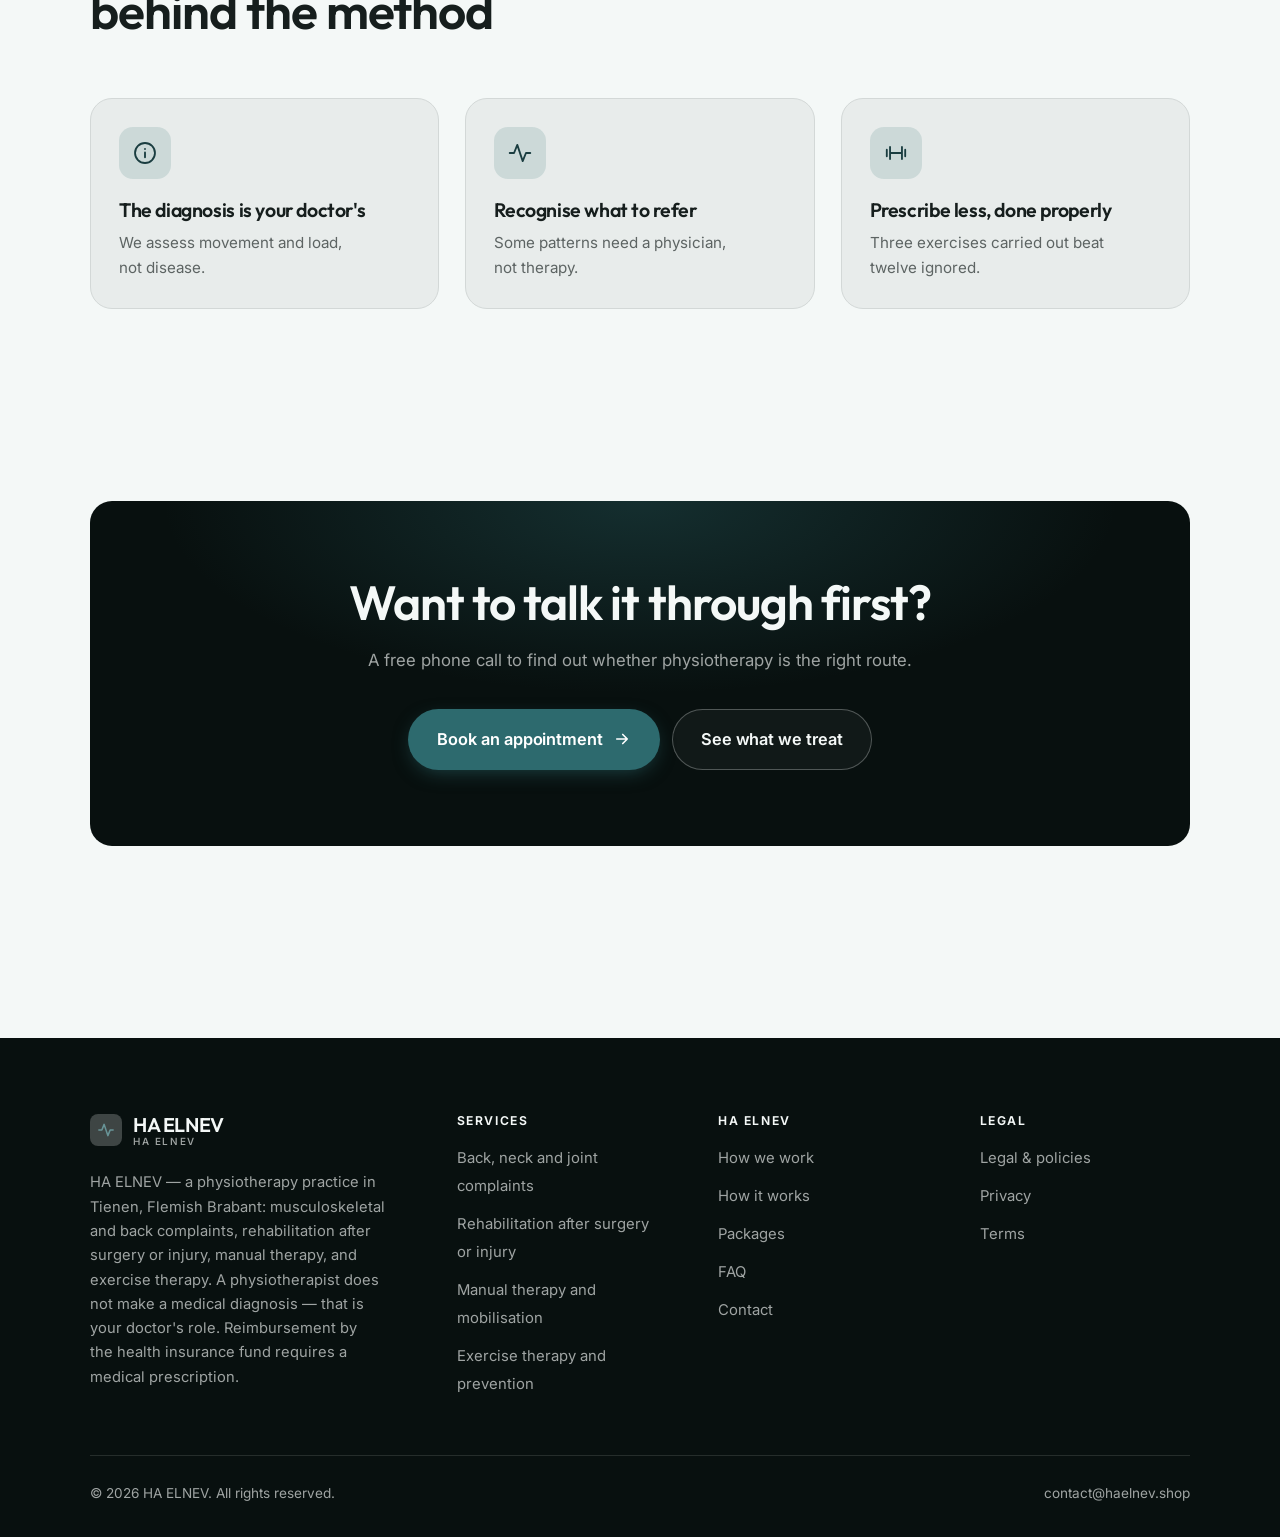
<file: about.html>
<!DOCTYPE html>
<html lang="en" class="no-js">
<head>
<meta charset="utf-8">
<meta name="viewport" content="width=device-width, initial-scale=1">
<title>How we work — HA ELNEV</title>
<meta name="description" content="About HA ELNEV, a physiotherapy practice in Tienen, Flemish Brabant, enterprise number 0790.464.975.">
<link rel="canonical" href="https://haelnev.shop/about.html">

<meta property="og:type" content="website">
<meta property="og:url" content="https://haelnev.shop/about.html">
<meta property="og:site_name" content="HA ELNEV">
<meta property="og:locale" content="en_US">
<meta property="og:title" content="How we work — HA ELNEV">
<meta property="og:description" content="About HA ELNEV, a physiotherapy practice in Tienen, Flemish Brabant, enterprise number 0790.464.975.">
<meta name="theme-color" content="#08100f">

<link rel="icon" href="assets/img/favicon.svg" type="image/svg+xml">
<link rel="preconnect" href="https://fonts.googleapis.com">
<link rel="preconnect" href="https://fonts.gstatic.com" crossorigin>
<link rel="stylesheet" href="https://fonts.googleapis.com/css2?family=Outfit:wght@400;500;600;700&family=Inter:wght@400..700&display=swap">
<link rel="stylesheet" href="assets/css/style.css">

<!-- Thème appliqué avant le premier rendu (évite le flash) -->
<script>
document.documentElement.classList.remove('no-js');
(function(){try{var t=localStorage.getItem('site-theme');if(t){document.documentElement.setAttribute('data-theme',t);}}catch(e){}})();
</script>
</head>

<body>
<a class="skip-link" href="#main">Skip to main content</a>

<header class="site-header">
  <nav class="wrap nav" aria-label="Main navigation">
    <a class="brand" href="index.html">
      <svg class="brand__mark" viewBox="0 0 64 64" aria-hidden="true">
        <rect class="bm-bg" width="64" height="64" rx="16"/>
        <g class="bm-ic" transform="translate(14 14) scale(1.5)" fill="none" stroke-width="2.1" stroke-linecap="round" stroke-linejoin="round"><path d="M2.5 12h4l3-7.5 5 15 3-7.5h4"/></g>
      </svg>
      <span>HA ELNEV<span class="brand__sub">HA ELNEV</span></span>
    </a>

    <ul class="nav__links" id="nav-links">
      <li><a href="index.html">Home</a></li>
      <li><a href="programs.html">Services</a></li>
      <li><a href="index.html#pricing">Packages</a></li>
      <li><a href="about.html" aria-current="page">How we work</a></li>
      <li><a href="contact.html">Contact</a></li>
      <li><a class="btn btn--primary" href="contact.html">Book an appointment</a></li>
    </ul>

    <div class="nav__cta">
      <button class="theme-toggle" type="button" aria-label="Switch to dark theme">
        <svg class="icon-sun" viewBox="0 0 24 24" fill="none" stroke="currentColor" stroke-width="1.8" stroke-linecap="round" aria-hidden="true"><circle cx="12" cy="12" r="4"/><path d="M12 2v2m0 16v2M2 12h2m16 0h2M4.9 4.9l1.4 1.4m11.4 11.4 1.4 1.4M19.1 4.9l-1.4 1.4M6.3 17.7l-1.4 1.4"/></svg>
        <svg class="icon-moon" viewBox="0 0 24 24" fill="none" stroke="currentColor" stroke-width="1.8" stroke-linecap="round" stroke-linejoin="round" aria-hidden="true"><path d="M21 12.8A9 9 0 1 1 11.2 3a7 7 0 0 0 9.8 9.8z"/></svg>
      </button>
      <a class="btn btn--primary" href="contact.html">Book an appointment</a>
      <button class="nav__toggle" type="button" aria-expanded="false" aria-controls="nav-links" aria-label="Open menu">
        <svg class="icon-open" viewBox="0 0 24 24" fill="none" stroke="currentColor" stroke-width="2" stroke-linecap="round" aria-hidden="true"><path d="M3 6h18M3 12h18M3 18h18"/></svg>
        <svg class="icon-close" viewBox="0 0 24 24" fill="none" stroke="currentColor" stroke-width="2" stroke-linecap="round" aria-hidden="true"><path d="M6 6l12 12M18 6L6 18"/></svg>
      </button>
    </div>
  </nav>
</header>

<main id="main">

<section class="page-head">
  <div class="wrap">
    <nav class="breadcrumb" aria-label="Breadcrumb">
      <a href="index.html">Home</a><span>/</span><span aria-current="page">How we work</span>
    </nav>
    <h1>The sentence patients are rarely told</h1>
    <p>A physiotherapist does not diagnose. Knowing that changes what you should expect from us.</p>
  </div>
</section>

<section class="section wrap">
  <div class="split reveal">
    <div class="split__art">
      <svg viewBox="0 0 520 420" role="img" aria-label="Example of a typical week: Assess, Explain, Treat, Exercise, Review.">
        <rect width="520" height="420" rx="20" fill="#e6eeed"/>
        <circle cx="450" cy="54" r="96" fill="#2d6a6e" opacity=".12"/>
        <g style="font-family: var(--font-body)">
        <text x="40" y="62" font-size="22" font-weight="700" fill="#08100f" style="font-family: var(--font-display)">A typical week</text>
        <text x="80" y="100" text-anchor="middle" font-size="13" font-weight="600" fill="#727877">Mon</text>
        <rect x="40" y="112" width="80" height="262" rx="12" fill="#f4f8f7"/>
        <rect x="46" y="133" width="68" height="85" rx="9" fill="#c0d3d3"/>
        <text x="80" y="155" text-anchor="middle" font-size="11" font-weight="650" fill="#08100f">Assess</text>
        <text x="172" y="100" text-anchor="middle" font-size="13" font-weight="600" fill="#727877">Tue</text>
        <rect x="132" y="112" width="80" height="262" rx="12" fill="#f4f8f7"/>
        <rect x="138" y="208" width="68" height="105" rx="9" fill="#2d6a6e"/>
        <text x="172" y="230" text-anchor="middle" font-size="11" font-weight="650" fill="#ffffff">Explain</text>
        <text x="264" y="100" text-anchor="middle" font-size="13" font-weight="600" fill="#727877">Wed</text>
        <rect x="224" y="112" width="80" height="262" rx="12" fill="#f4f8f7"/>
        <rect x="230" y="148" width="68" height="75" rx="9" fill="#c0d3d3"/>
        <text x="264" y="170" text-anchor="middle" font-size="11" font-weight="650" fill="#08100f">Treat</text>
        <text x="356" y="100" text-anchor="middle" font-size="13" font-weight="600" fill="#727877">Thu</text>
        <rect x="316" y="112" width="80" height="262" rx="12" fill="#f4f8f7"/>
        <rect x="322" y="243" width="68" height="85" rx="9" fill="#08100f"/>
        <text x="356" y="265" text-anchor="middle" font-size="11" font-weight="650" fill="#f4f8f7">Exercise</text>
        <text x="448" y="100" text-anchor="middle" font-size="13" font-weight="600" fill="#727877">Fri</text>
        <rect x="408" y="112" width="80" height="262" rx="12" fill="#f4f8f7"/>
        <rect x="414" y="173" width="68" height="115" rx="9" fill="#c0d3d3"/>
        <text x="448" y="195" text-anchor="middle" font-size="11" font-weight="650" fill="#08100f">Review</text>
        </g>
      </svg>
    </div>
    <div>
      <span class="eyebrow">How we work</span>
      <h2>Why we put the limit first</h2>
      <p>Patients often arrive hoping the physiotherapist will finally tell them what is wrong. It is an understandable hope, and it is one a practitioner can quietly satisfy with a confident-sounding explanation. But establishing a medical diagnosis is reserved to physicians in Belgium, and a physiotherapist who blurs that line is not being helpful — they are standing between a patient and an examination that may matter.</p>
      <p>The honest version is narrower and more useful. We can test how a joint moves, measure the range, find the load at which a complaint appears, and recognise when a pattern does not behave like a musculoskeletal problem at all. That last part is the one that protects people: night pain that does not settle, weakness that spreads, a complaint that worsens regardless of load. Those go back to a doctor the same week, not after another block of sessions.</p>
      <p>The same honesty applies to outcomes. Recovery depends on the condition, on how a body responds and on what happens in the days between appointments, which is why we prescribe three exercises rather than twelve and ask whether they actually fit your week. A practice that promises a number of sessions and a cure is selling certainty that nobody examining a body can truthfully offer.</p>
      <!--
        TO DO: add a short introduction of the coach (name, real background),
        with a photo if possible. Do not invent credentials — see README.md.
      -->
    </div>
  </div>
</section>

<section class="section section--flush wrap">
  <div class="section-head reveal">
    <span class="eyebrow">Our principles</span>
    <h2>Three beliefs behind the method</h2>
  </div>
  <div class="grid grid--3 reveal-group">
    <article class="card">
      <div class="card__icon"><svg viewBox="0 0 24 24" fill="none" stroke="currentColor" stroke-width="1.7" stroke-linecap="round" stroke-linejoin="round" aria-hidden="true"><circle cx="12" cy="12" r="9.2"/><path d="M12 16v-4.5M12 8.2v.1"/></svg></div>
      <h3>The diagnosis is your doctor's</h3>
      <p>We assess movement and load, not disease.</p>
    </article>
    <article class="card">
      <div class="card__icon"><svg viewBox="0 0 24 24" fill="none" stroke="currentColor" stroke-width="1.7" stroke-linecap="round" stroke-linejoin="round" aria-hidden="true"><path d="M2.5 12h4l3-7.5 5 15 3-7.5h4"/></svg></div>
      <h3>Recognise what to refer</h3>
      <p>Some patterns need a physician, not therapy.</p>
    </article>
    <article class="card">
      <div class="card__icon"><svg viewBox="0 0 24 24" fill="none" stroke="currentColor" stroke-width="1.7" stroke-linecap="round" stroke-linejoin="round" aria-hidden="true"><path d="M6.5 6.5v11M17.5 6.5v11M3.5 9v6M20.5 9v6M6.5 12h11"/></svg></div>
      <h3>Prescribe less, done properly</h3>
      <p>Three exercises carried out beat twelve ignored.</p>
    </article>
  </div>
</section>

<section class="wrap section--tight">
  <div class="cta-band reveal">
    <h2>Want to talk it through first?</h2>
    <p>A free phone call to find out whether physiotherapy is the right route.</p>
    <div class="hero__actions">
      <a class="btn btn--primary btn--lg" href="contact.html">Book an appointment <svg viewBox="0 0 24 24" fill="none" stroke="currentColor" stroke-width="2.2" stroke-linecap="round" stroke-linejoin="round" aria-hidden="true"><path d="M5 12h14M13 6l6 6-6 6"/></svg></a>
      <a class="btn btn--on-dark btn--lg" href="programs.html">See what we treat</a>
    </div>
  </div>
</section>

</main>

<footer class="site-footer">
  <div class="wrap">
    <div class="footer__grid">
      <div class="footer__brand">
        <a class="brand" href="index.html">
          <svg class="brand__mark" viewBox="0 0 64 64" aria-hidden="true">
        <rect class="bm-bg" width="64" height="64" rx="16"/>
        <g class="bm-ic" transform="translate(14 14) scale(1.5)" fill="none" stroke-width="2.1" stroke-linecap="round" stroke-linejoin="round"><path d="M2.5 12h4l3-7.5 5 15 3-7.5h4"/></g>
      </svg>
          <span>HA ELNEV<span class="brand__sub">HA ELNEV</span></span>
        </a>
        <p>HA ELNEV — a physiotherapy practice in Tienen, Flemish Brabant: musculoskeletal and back complaints, rehabilitation after surgery or injury, manual therapy, and exercise therapy. A physiotherapist does not make a medical diagnosis — that is your doctor's role. Reimbursement by the health insurance fund requires a medical prescription.</p>
      </div>

      <div class="footer__col">
        <h4>Services</h4>
        <ul>
          <li><a href="programs.html#musculoskeletal">Back, neck and joint complaints</a></li>
          <li><a href="programs.html#rehab">Rehabilitation after surgery or injury</a></li>
          <li><a href="programs.html#manual">Manual therapy and mobilisation</a></li>
          <li><a href="programs.html#exercise">Exercise therapy and prevention</a></li>
        </ul>
      </div>

      <div class="footer__col">
        <h4>HA ELNEV</h4>
        <ul>
          <li><a href="about.html">How we work</a></li>
          <li><a href="index.html#how-it-works">How it works</a></li>
          <li><a href="index.html#pricing">Packages</a></li>
          <li><a href="index.html#faq">FAQ</a></li>
          <li><a href="contact.html">Contact</a></li>
        </ul>
      </div>

      <div class="footer__col">
        <h4>Legal</h4>
        <ul>
          <li><a href="legal.html">Legal &amp; policies</a></li>
          <li><a href="legal.html#privacy">Privacy</a></li>
          <li><a href="legal.html#terms">Terms</a></li>
        </ul>
      </div>
    </div>

    <div class="footer__bottom">
      <p>© <span data-year>2026</span> HA ELNEV. All rights reserved.</p>
      <p><a href="mailto:contact@haelnev.shop">contact@haelnev.shop</a></p>
    </div>
  </div>
</footer>

<script src="assets/js/main.js" defer></script>
</body>
</html>
</file>
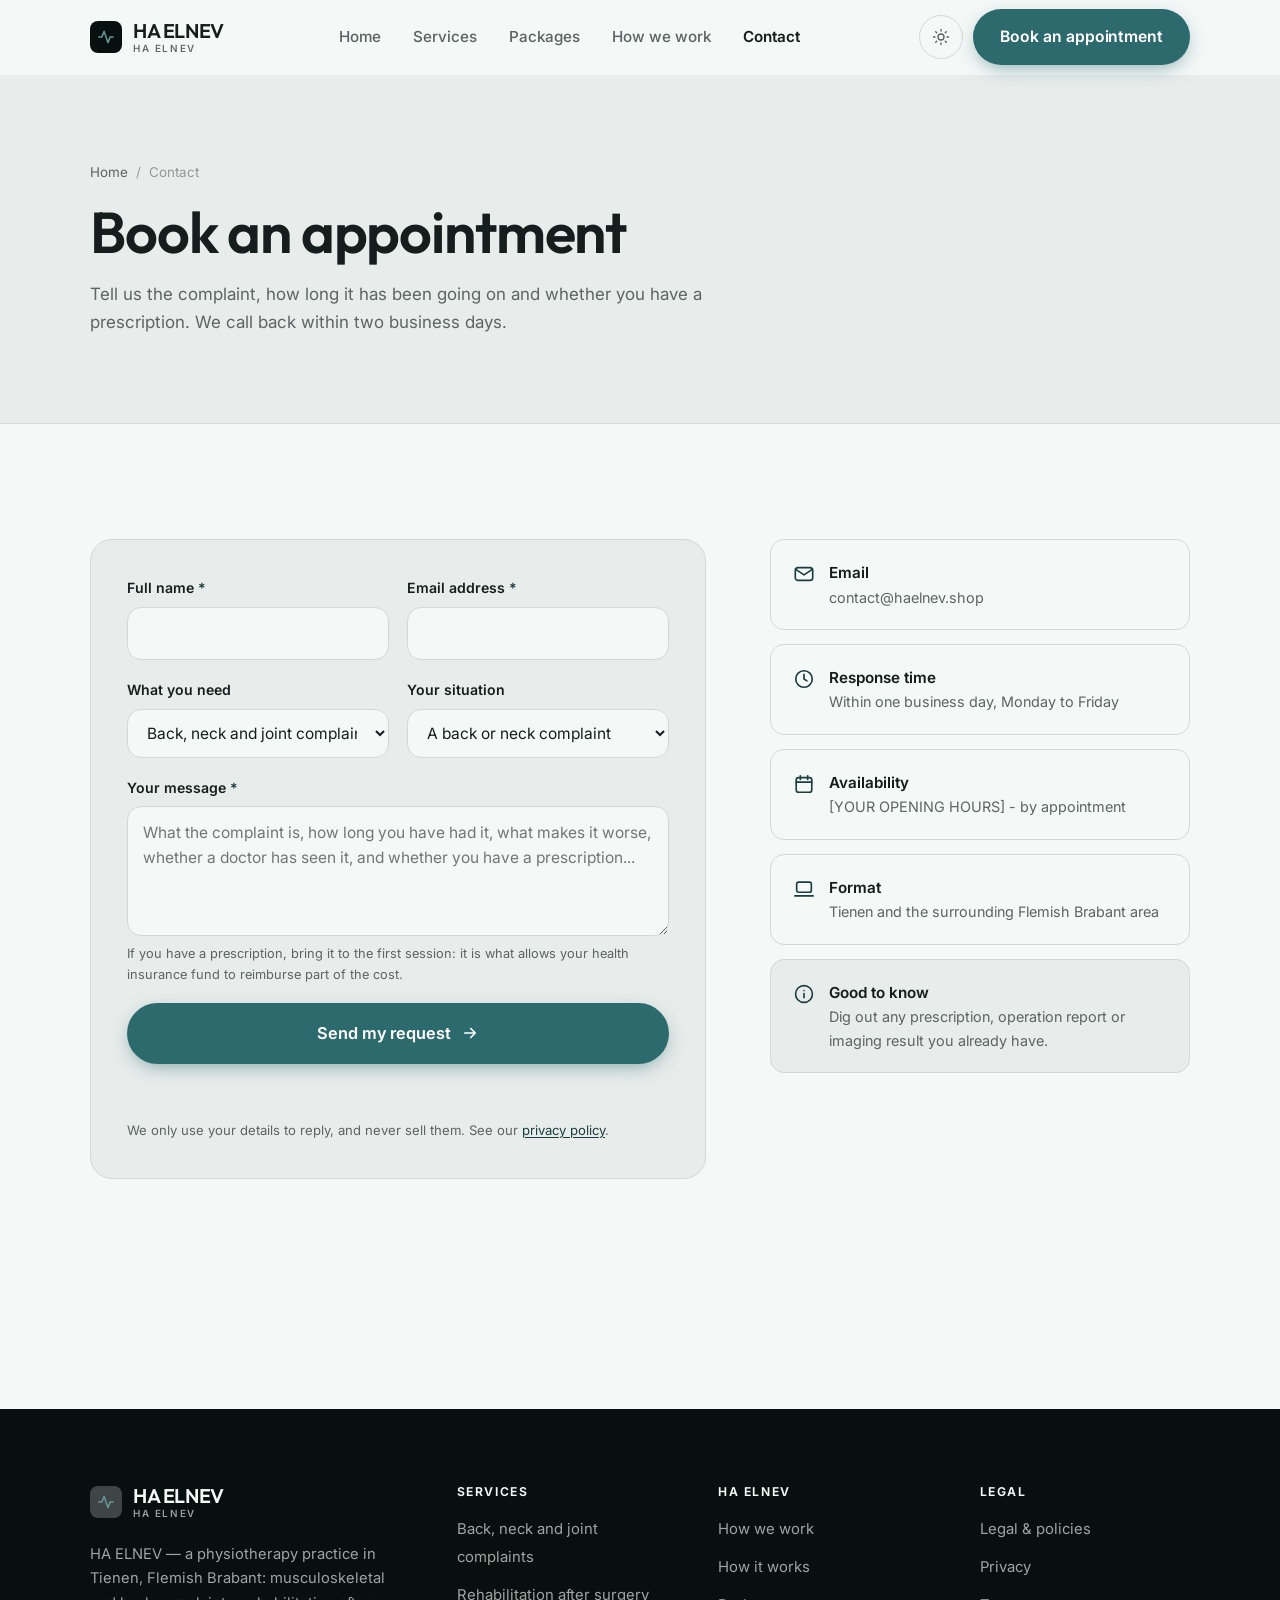
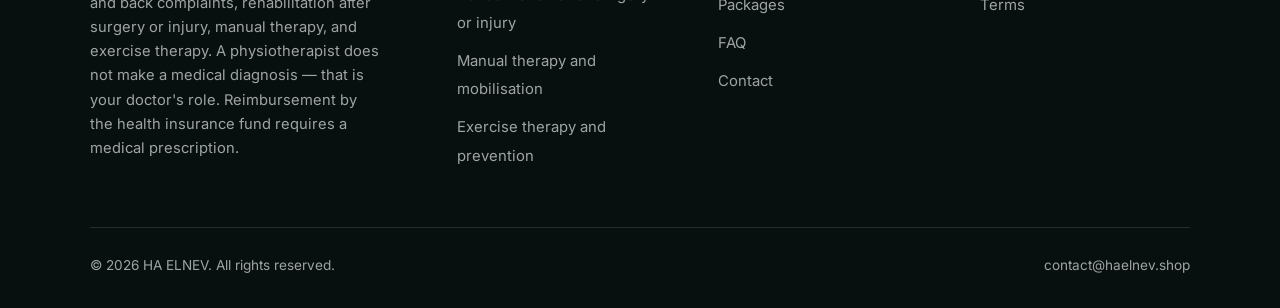
<file: contact.html>
<!DOCTYPE html>
<html lang="en" class="no-js">
<head>
<meta charset="utf-8">
<meta name="viewport" content="width=device-width, initial-scale=1">
<title>Contact — HA ELNEV</title>
<meta name="description" content="Contact HA ELNEV in Tienen to book a physiotherapy appointment. We call back within two business days.">
<link rel="canonical" href="https://haelnev.shop/contact.html">

<meta property="og:type" content="website">
<meta property="og:url" content="https://haelnev.shop/contact.html">
<meta property="og:site_name" content="HA ELNEV">
<meta property="og:locale" content="en_US">
<meta property="og:title" content="Contact — HA ELNEV">
<meta property="og:description" content="Contact HA ELNEV in Tienen to book a physiotherapy appointment. We call back within two business days.">
<meta name="theme-color" content="#08100f">

<link rel="icon" href="assets/img/favicon.svg" type="image/svg+xml">
<link rel="preconnect" href="https://fonts.googleapis.com">
<link rel="preconnect" href="https://fonts.gstatic.com" crossorigin>
<link rel="stylesheet" href="https://fonts.googleapis.com/css2?family=Outfit:wght@400;500;600;700&family=Inter:wght@400..700&display=swap">
<link rel="stylesheet" href="assets/css/style.css">

<!-- Thème appliqué avant le premier rendu (évite le flash) -->
<script>
document.documentElement.classList.remove('no-js');
(function(){try{var t=localStorage.getItem('site-theme');if(t){document.documentElement.setAttribute('data-theme',t);}}catch(e){}})();
</script>
</head>

<body>
<a class="skip-link" href="#main">Skip to main content</a>

<header class="site-header">
  <nav class="wrap nav" aria-label="Main navigation">
    <a class="brand" href="index.html">
      <svg class="brand__mark" viewBox="0 0 64 64" aria-hidden="true">
        <rect class="bm-bg" width="64" height="64" rx="16"/>
        <g class="bm-ic" transform="translate(14 14) scale(1.5)" fill="none" stroke-width="2.1" stroke-linecap="round" stroke-linejoin="round"><path d="M2.5 12h4l3-7.5 5 15 3-7.5h4"/></g>
      </svg>
      <span>HA ELNEV<span class="brand__sub">HA ELNEV</span></span>
    </a>

    <ul class="nav__links" id="nav-links">
      <li><a href="index.html">Home</a></li>
      <li><a href="programs.html">Services</a></li>
      <li><a href="index.html#pricing">Packages</a></li>
      <li><a href="about.html">How we work</a></li>
      <li><a href="contact.html" aria-current="page">Contact</a></li>
      <li><a class="btn btn--primary" href="contact.html">Book an appointment</a></li>
    </ul>

    <div class="nav__cta">
      <button class="theme-toggle" type="button" aria-label="Switch to dark theme">
        <svg class="icon-sun" viewBox="0 0 24 24" fill="none" stroke="currentColor" stroke-width="1.8" stroke-linecap="round" aria-hidden="true"><circle cx="12" cy="12" r="4"/><path d="M12 2v2m0 16v2M2 12h2m16 0h2M4.9 4.9l1.4 1.4m11.4 11.4 1.4 1.4M19.1 4.9l-1.4 1.4M6.3 17.7l-1.4 1.4"/></svg>
        <svg class="icon-moon" viewBox="0 0 24 24" fill="none" stroke="currentColor" stroke-width="1.8" stroke-linecap="round" stroke-linejoin="round" aria-hidden="true"><path d="M21 12.8A9 9 0 1 1 11.2 3a7 7 0 0 0 9.8 9.8z"/></svg>
      </button>
      <a class="btn btn--primary" href="contact.html">Book an appointment</a>
      <button class="nav__toggle" type="button" aria-expanded="false" aria-controls="nav-links" aria-label="Open menu">
        <svg class="icon-open" viewBox="0 0 24 24" fill="none" stroke="currentColor" stroke-width="2" stroke-linecap="round" aria-hidden="true"><path d="M3 6h18M3 12h18M3 18h18"/></svg>
        <svg class="icon-close" viewBox="0 0 24 24" fill="none" stroke="currentColor" stroke-width="2" stroke-linecap="round" aria-hidden="true"><path d="M6 6l12 12M18 6L6 18"/></svg>
      </button>
    </div>
  </nav>
</header>

<main id="main">

<section class="page-head">
  <div class="wrap">
    <nav class="breadcrumb" aria-label="Breadcrumb">
      <a href="index.html">Home</a><span>/</span><span aria-current="page">Contact</span>
    </nav>
    <h1>Book an appointment</h1>
    <p>Tell us the complaint, how long it has been going on and whether you have a prescription. We call back within two business days.</p>
  </div>
</section>

<section class="section wrap">
  <div class="form-layout">

    <!--
      FORM: the action attribute holds a placeholder id. Create a free form at
      https://formspree.io and replace VOTRE_ID_FORMSPREE. Until then, the button
      opens the visitor's email app with a pre-filled message to contact@haelnev.shop.
    -->
    <form class="form" id="contact-form" action="https://formspree.io/f/VOTRE_ID_FORMSPREE" method="POST"
          data-email="contact@haelnev.shop" data-subject="Appointment request"
          data-msg-mail="Your email app will open with the message ready to send." data-msg-sending="Sending…"
          data-msg-ok="Thanks! Your message is on its way. We reply within one business day." data-msg-err="Sending failed. Please email us directly at">
      <div class="form__row">
        <div class="field">
          <label for="nom">Full name <span class="req" aria-hidden="true">*</span></label>
          <input type="text" id="nom" name="nom" autocomplete="name" required>
        </div>
        <div class="field">
          <label for="email">Email address <span class="req" aria-hidden="true">*</span></label>
          <input type="email" id="email" name="email" autocomplete="email" required>
        </div>
      </div>

      <div class="form__row">
        <div class="field">
          <label for="programme">What you need</label>
          <select id="programme" name="programme">
            <option>Back, neck and joint complaints</option>
            <option>Rehabilitation after surgery or injury</option>
            <option>Manual therapy and mobilisation</option>
            <option>Exercise therapy and prevention</option>
            <option>Not sure yet</option>
          </select>
        </div>
        <div class="field">
          <label for="niveau">Your situation</label>
          <select id="niveau" name="niveau">
            <option>A back or neck complaint</option>
            <option>Joint pain</option>
            <option>Rehabilitation after surgery</option>
            <option>An injury</option>
          </select>
        </div>
      </div>

      <div class="field">
        <label for="message">Your message <span class="req" aria-hidden="true">*</span></label>
        <textarea id="message" name="message" required placeholder="What the complaint is, how long you have had it, what makes it worse, whether a doctor has seen it, and whether you have a prescription..."></textarea>
        <span class="field__hint">If you have a prescription, bring it to the first session: it is what allows your health insurance fund to reimburse part of the cost.</span>
      </div>

      <!-- Bot trap: hidden from humans -->
      <div class="visually-hidden" aria-hidden="true">
        <label for="site-web">Leave this field empty</label>
        <input type="text" id="site-web" name="_gotcha" tabindex="-1" autocomplete="off">
      </div>

      <button class="btn btn--primary btn--lg" type="submit">Send my request <svg viewBox="0 0 24 24" fill="none" stroke="currentColor" stroke-width="2.2" stroke-linecap="round" stroke-linejoin="round" aria-hidden="true"><path d="M5 12h14M13 6l6 6-6 6"/></svg></button>

      <p id="form-status" class="form__status" role="status" aria-live="polite"></p>

      <p class="form__note">
        We only use your details to reply, and never sell them. See our <a href="legal.html#privacy">privacy policy</a>.
      </p>
    </form>

    <aside class="contact-aside">
      <div class="contact-card">
        <svg viewBox="0 0 24 24" fill="none" stroke="currentColor" stroke-width="1.8" stroke-linecap="round" stroke-linejoin="round" aria-hidden="true"><rect x="2.5" y="5" width="19" height="14" rx="3"/><path d="M3 7l9 6 9-6"/></svg>
        <div><b>Email</b><a href="mailto:contact@haelnev.shop">contact@haelnev.shop</a></div>
      </div>
      <div class="contact-card">
        <svg viewBox="0 0 24 24" fill="none" stroke="currentColor" stroke-width="1.8" stroke-linecap="round" stroke-linejoin="round" aria-hidden="true"><circle cx="12" cy="12" r="9"/><path d="M12 7v5l3.2 2"/></svg>
        <div><b>Response time</b><span>Within one business day, Monday to Friday</span></div>
      </div>
      <div class="contact-card">
        <svg viewBox="0 0 24 24" fill="none" stroke="currentColor" stroke-width="1.8" stroke-linecap="round" stroke-linejoin="round" aria-hidden="true"><rect x="3.5" y="5" width="17" height="16" rx="2.5"/><path d="M8 3v4M16 3v4M3.5 10h17"/></svg>
        <div><b>Availability</b><span>[YOUR OPENING HOURS] - by appointment</span></div>
      </div>
      <div class="contact-card">
        <svg viewBox="0 0 24 24" fill="none" stroke="currentColor" stroke-width="1.8" stroke-linecap="round" stroke-linejoin="round" aria-hidden="true"><rect x="4" y="4.5" width="16" height="11" rx="2"/><path d="M2 19.5h20"/></svg>
        <div><b>Format</b><span>Tienen and the surrounding Flemish Brabant area</span></div>
      </div>
      <div class="contact-card contact-card--soft">
        <svg viewBox="0 0 24 24" fill="none" stroke="currentColor" stroke-width="1.8" stroke-linecap="round" stroke-linejoin="round" aria-hidden="true"><circle cx="12" cy="12" r="9.2"/><path d="M12 16v-4.5M12 8.2v.1"/></svg>
        <div><b>Good to know</b><span>Dig out any prescription, operation report or imaging result you already have.</span></div>
      </div>
    </aside>

  </div>
</section>

</main>

<footer class="site-footer">
  <div class="wrap">
    <div class="footer__grid">
      <div class="footer__brand">
        <a class="brand" href="index.html">
          <svg class="brand__mark" viewBox="0 0 64 64" aria-hidden="true">
        <rect class="bm-bg" width="64" height="64" rx="16"/>
        <g class="bm-ic" transform="translate(14 14) scale(1.5)" fill="none" stroke-width="2.1" stroke-linecap="round" stroke-linejoin="round"><path d="M2.5 12h4l3-7.5 5 15 3-7.5h4"/></g>
      </svg>
          <span>HA ELNEV<span class="brand__sub">HA ELNEV</span></span>
        </a>
        <p>HA ELNEV — a physiotherapy practice in Tienen, Flemish Brabant: musculoskeletal and back complaints, rehabilitation after surgery or injury, manual therapy, and exercise therapy. A physiotherapist does not make a medical diagnosis — that is your doctor's role. Reimbursement by the health insurance fund requires a medical prescription.</p>
      </div>

      <div class="footer__col">
        <h4>Services</h4>
        <ul>
          <li><a href="programs.html#musculoskeletal">Back, neck and joint complaints</a></li>
          <li><a href="programs.html#rehab">Rehabilitation after surgery or injury</a></li>
          <li><a href="programs.html#manual">Manual therapy and mobilisation</a></li>
          <li><a href="programs.html#exercise">Exercise therapy and prevention</a></li>
        </ul>
      </div>

      <div class="footer__col">
        <h4>HA ELNEV</h4>
        <ul>
          <li><a href="about.html">How we work</a></li>
          <li><a href="index.html#how-it-works">How it works</a></li>
          <li><a href="index.html#pricing">Packages</a></li>
          <li><a href="index.html#faq">FAQ</a></li>
          <li><a href="contact.html">Contact</a></li>
        </ul>
      </div>

      <div class="footer__col">
        <h4>Legal</h4>
        <ul>
          <li><a href="legal.html">Legal &amp; policies</a></li>
          <li><a href="legal.html#privacy">Privacy</a></li>
          <li><a href="legal.html#terms">Terms</a></li>
        </ul>
      </div>
    </div>

    <div class="footer__bottom">
      <p>© <span data-year>2026</span> HA ELNEV. All rights reserved.</p>
      <p><a href="mailto:contact@haelnev.shop">contact@haelnev.shop</a></p>
    </div>
  </div>
</footer>

<script src="assets/js/main.js" defer></script>
</body>
</html>
</file>
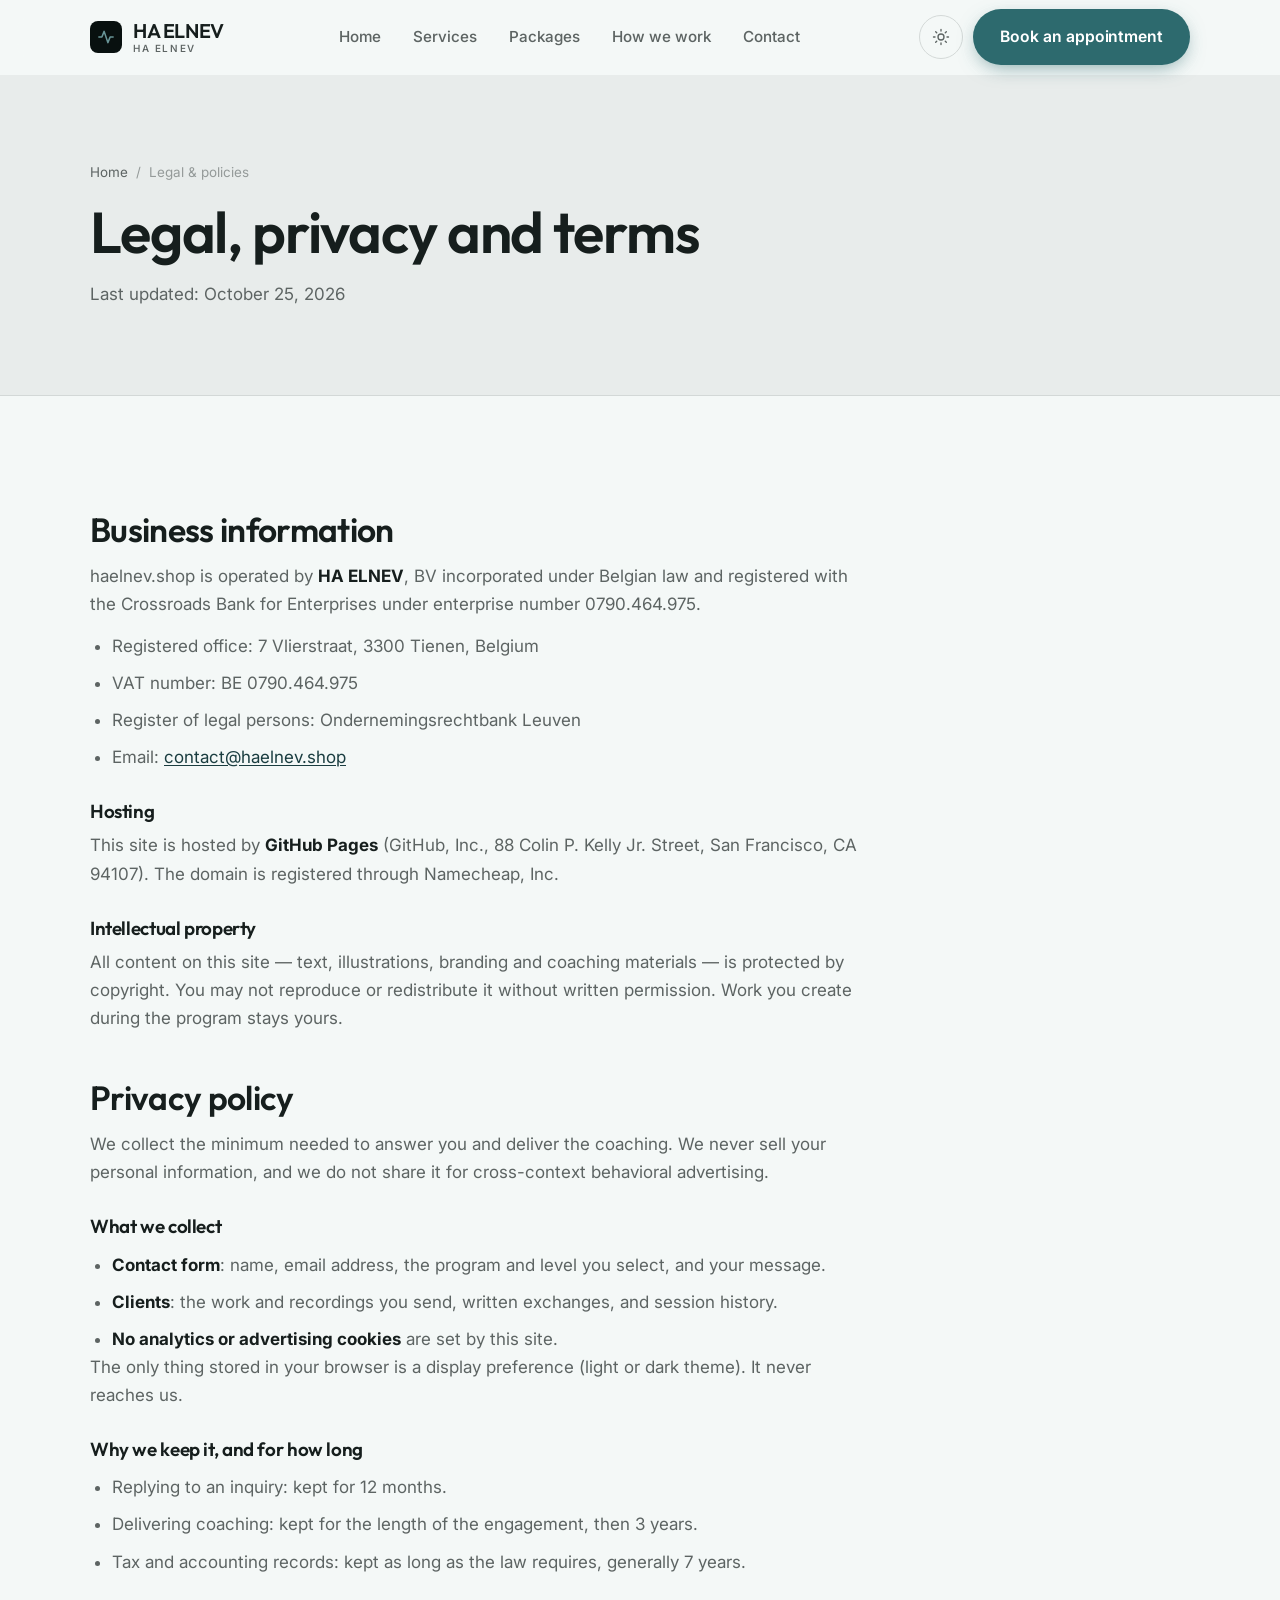
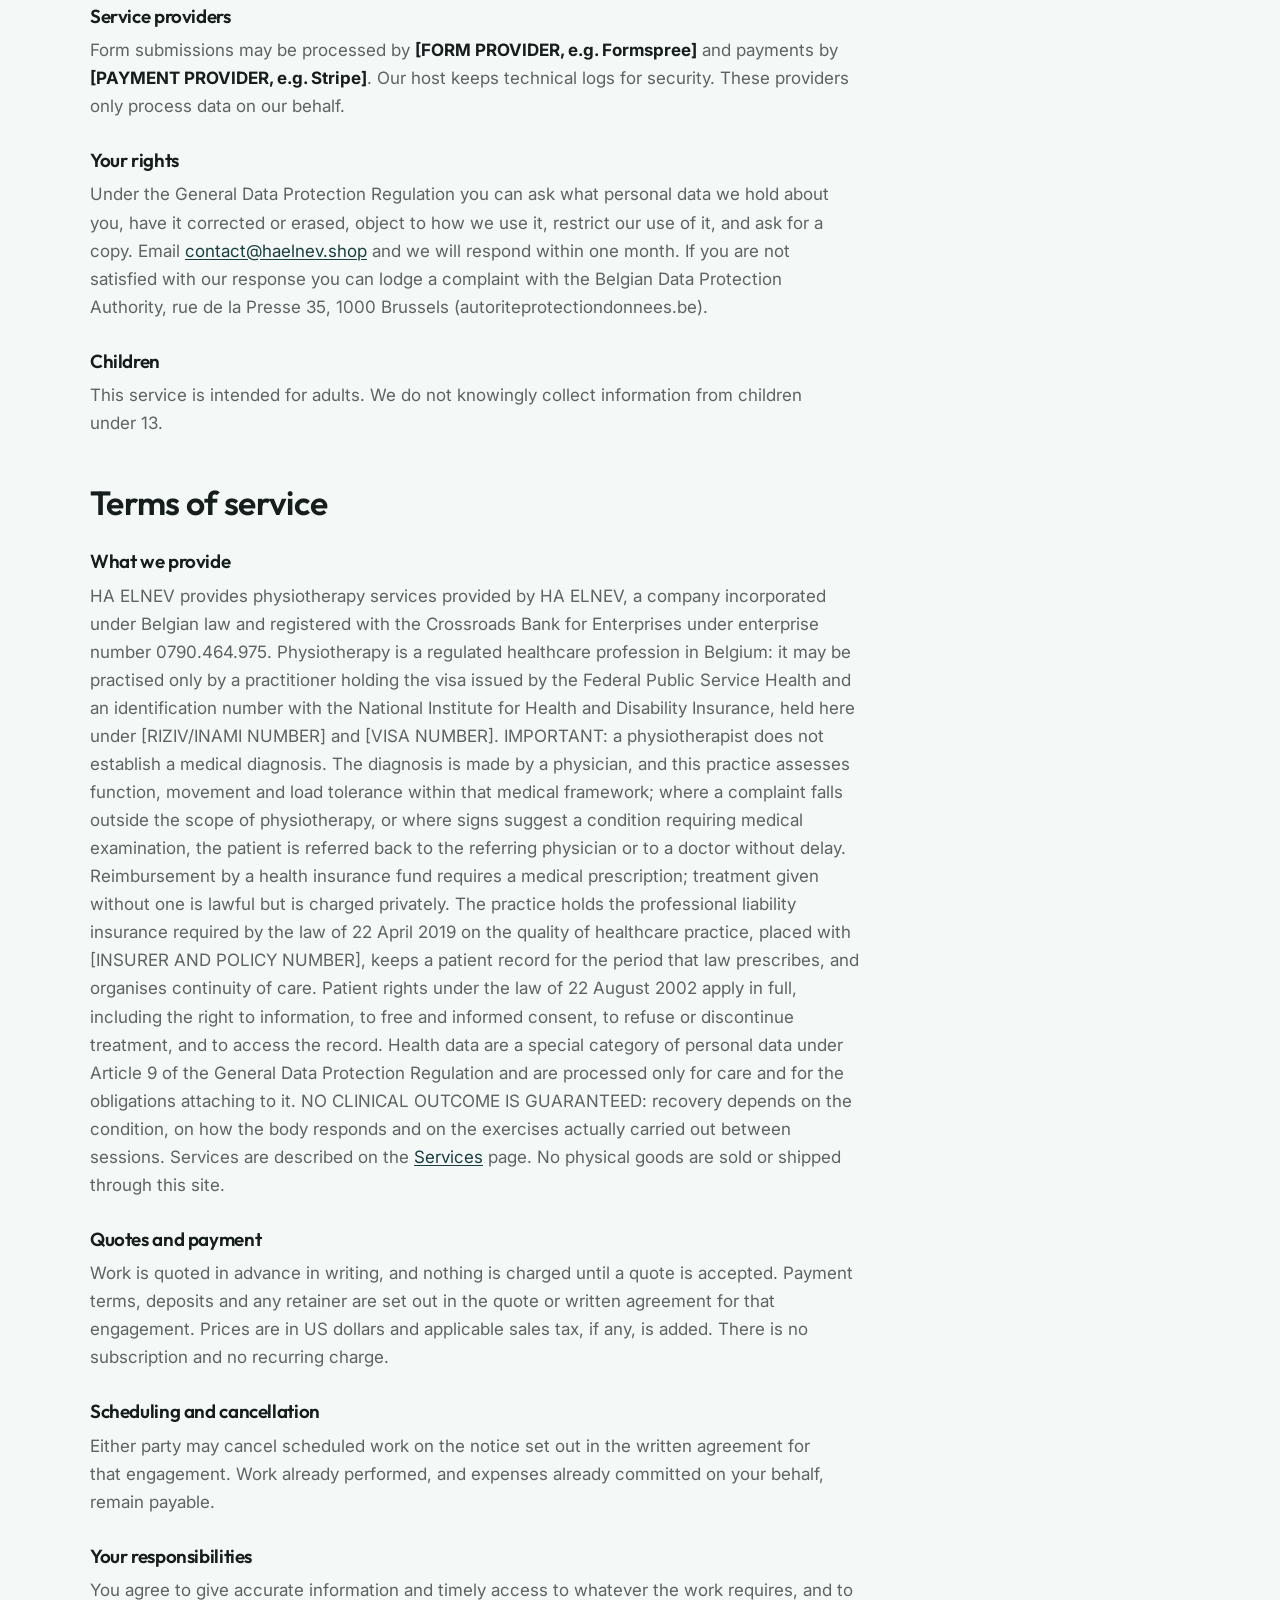
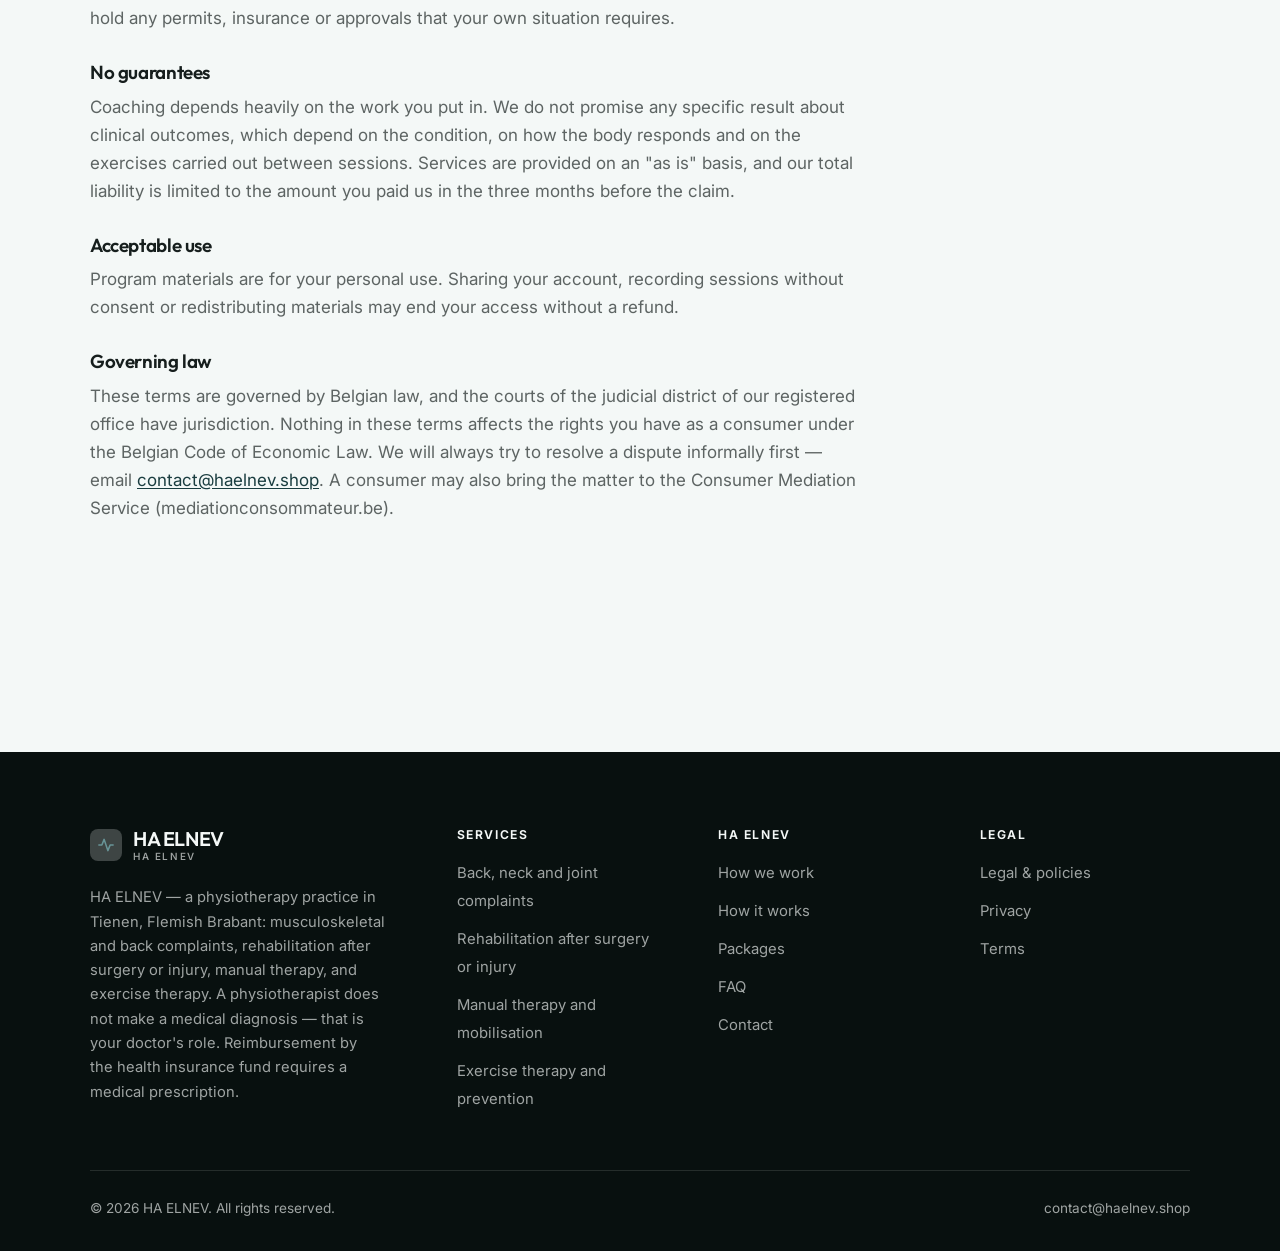
<file: legal.html>
<!DOCTYPE html>
<html lang="en" class="no-js">
<head>
<meta charset="utf-8">
<meta name="viewport" content="width=device-width, initial-scale=1">
<title>Legal, privacy and terms — HA ELNEV</title>
<meta name="description" content="Business information, privacy policy and terms of service for HA ELNEV.">
<meta name="robots" content="noindex">

<meta property="og:type" content="website">
<meta property="og:url" content="https://haelnev.shop/legal.html">
<meta property="og:site_name" content="HA ELNEV">
<meta property="og:locale" content="en_US">
<meta property="og:title" content="Legal, privacy and terms — HA ELNEV">
<meta property="og:description" content="Business information, privacy policy and terms of service for HA ELNEV.">
<meta name="theme-color" content="#08100f">

<link rel="icon" href="assets/img/favicon.svg" type="image/svg+xml">
<link rel="preconnect" href="https://fonts.googleapis.com">
<link rel="preconnect" href="https://fonts.gstatic.com" crossorigin>
<link rel="stylesheet" href="https://fonts.googleapis.com/css2?family=Outfit:wght@400;500;600;700&family=Inter:wght@400..700&display=swap">
<link rel="stylesheet" href="assets/css/style.css">

<!-- Thème appliqué avant le premier rendu (évite le flash) -->
<script>
document.documentElement.classList.remove('no-js');
(function(){try{var t=localStorage.getItem('site-theme');if(t){document.documentElement.setAttribute('data-theme',t);}}catch(e){}})();
</script>
</head>

<body>
<a class="skip-link" href="#main">Skip to main content</a>

<header class="site-header">
  <nav class="wrap nav" aria-label="Main navigation">
    <a class="brand" href="index.html">
      <svg class="brand__mark" viewBox="0 0 64 64" aria-hidden="true">
        <rect class="bm-bg" width="64" height="64" rx="16"/>
        <g class="bm-ic" transform="translate(14 14) scale(1.5)" fill="none" stroke-width="2.1" stroke-linecap="round" stroke-linejoin="round"><path d="M2.5 12h4l3-7.5 5 15 3-7.5h4"/></g>
      </svg>
      <span>HA ELNEV<span class="brand__sub">HA ELNEV</span></span>
    </a>

    <ul class="nav__links" id="nav-links">
      <li><a href="index.html">Home</a></li>
      <li><a href="programs.html">Services</a></li>
      <li><a href="index.html#pricing">Packages</a></li>
      <li><a href="about.html">How we work</a></li>
      <li><a href="contact.html">Contact</a></li>
      <li><a class="btn btn--primary" href="contact.html">Book an appointment</a></li>
    </ul>

    <div class="nav__cta">
      <button class="theme-toggle" type="button" aria-label="Switch to dark theme">
        <svg class="icon-sun" viewBox="0 0 24 24" fill="none" stroke="currentColor" stroke-width="1.8" stroke-linecap="round" aria-hidden="true"><circle cx="12" cy="12" r="4"/><path d="M12 2v2m0 16v2M2 12h2m16 0h2M4.9 4.9l1.4 1.4m11.4 11.4 1.4 1.4M19.1 4.9l-1.4 1.4M6.3 17.7l-1.4 1.4"/></svg>
        <svg class="icon-moon" viewBox="0 0 24 24" fill="none" stroke="currentColor" stroke-width="1.8" stroke-linecap="round" stroke-linejoin="round" aria-hidden="true"><path d="M21 12.8A9 9 0 1 1 11.2 3a7 7 0 0 0 9.8 9.8z"/></svg>
      </button>
      <a class="btn btn--primary" href="contact.html">Book an appointment</a>
      <button class="nav__toggle" type="button" aria-expanded="false" aria-controls="nav-links" aria-label="Open menu">
        <svg class="icon-open" viewBox="0 0 24 24" fill="none" stroke="currentColor" stroke-width="2" stroke-linecap="round" aria-hidden="true"><path d="M3 6h18M3 12h18M3 18h18"/></svg>
        <svg class="icon-close" viewBox="0 0 24 24" fill="none" stroke="currentColor" stroke-width="2" stroke-linecap="round" aria-hidden="true"><path d="M6 6l12 12M18 6L6 18"/></svg>
      </button>
    </div>
  </nav>
</header>

<main id="main">

<section class="page-head">
  <div class="wrap">
    <nav class="breadcrumb" aria-label="Breadcrumb">
      <a href="index.html">Home</a><span>/</span><span aria-current="page">Legal &amp; policies</span>
    </nav>
    <h1>Legal, privacy and terms</h1>
    <p>Last updated: <time datetime="2026-10-25">October 25, 2026</time></p>
  </div>
</section>

<section class="section wrap">
  <div class="prose">

    <!--
      TO DO: this is a skeleton, not legal advice. Replace every [BRACKET] with
      your real details before selling, and have a lawyer review it if you can.
      Consumer protection rules differ by state.
    -->

    <h2 id="business">Business information</h2>
    <p>
      haelnev.shop is operated by <strong>HA ELNEV</strong>,
      BV incorporated under Belgian law and registered with the
      Crossroads Bank for Enterprises under enterprise number 0790.464.975.
    </p>
    <ul>
      <li>Registered office: 7 Vlierstraat, 3300 Tienen, Belgium</li>
      <li>VAT number: BE 0790.464.975</li>
      <li>Register of legal persons: Ondernemingsrechtbank Leuven</li>
      <li>Email: <a href="mailto:contact@haelnev.shop">contact@haelnev.shop</a></li>
    </ul>

    <h3>Hosting</h3>
    <p>
      This site is hosted by <strong>GitHub Pages</strong> (GitHub, Inc., 88 Colin P. Kelly Jr. Street,
      San Francisco, CA 94107). The domain is registered through Namecheap, Inc.
    </p>

    <h3>Intellectual property</h3>
    <p>
      All content on this site — text, illustrations, branding and coaching materials — is protected by
      copyright. You may not reproduce or redistribute it without written permission. Work you create during
      the program stays yours.
    </p>

    <h2 id="privacy">Privacy policy</h2>
    <p>
      We collect the minimum needed to answer you and deliver the coaching. We never sell your personal
      information, and we do not share it for cross-context behavioral advertising.
    </p>
    <h3>What we collect</h3>
    <ul>
      <li><strong>Contact form</strong>: name, email address, the program and level you select, and your message.</li>
      <li><strong>Clients</strong>: the work and recordings you send, written exchanges, and session history.</li>
      <li><strong>No analytics or advertising cookies</strong> are set by this site.</li>
    </ul>
    <p>
      The only thing stored in your browser is a display preference (light or dark theme). It never reaches us.
    </p>
    <h3>Why we keep it, and for how long</h3>
    <ul>
      <li>Replying to an inquiry: kept for 12 months.</li>
      <li>Delivering coaching: kept for the length of the engagement, then 3 years.</li>
      <li>Tax and accounting records: kept as long as the law requires, generally 7 years.</li>
    </ul>
    <h3>Service providers</h3>
    <p>
      Form submissions may be processed by <strong>[FORM PROVIDER, e.g. Formspree]</strong> and payments by
      <strong>[PAYMENT PROVIDER, e.g. Stripe]</strong>. Our host keeps technical logs for security. These
      providers only process data on our behalf.
    </p>
    <h3>Your rights</h3>
    <p>
      Under the General Data Protection Regulation you can ask what personal data we hold about you,
      have it corrected or erased, object to how we use it, restrict our use of it, and ask for a copy.
      Email <a href="mailto:contact@haelnev.shop">contact@haelnev.shop</a> and we will respond within one month. If you are not
      satisfied with our response you can lodge a complaint with the Belgian Data Protection Authority,
      rue de la Presse 35, 1000 Brussels (autoriteprotectiondonnees.be).
    </p>
    <h3>Children</h3>
    <p>
      This service is intended for adults. We do not knowingly collect information from children under 13.
    </p>

    <h2 id="terms">Terms of service</h2>
    <h3>What we provide</h3>
    <p>
      HA ELNEV provides physiotherapy services provided by HA ELNEV, a company incorporated under Belgian law and registered with the Crossroads Bank for Enterprises under enterprise number 0790.464.975. Physiotherapy is a regulated healthcare profession in Belgium: it may be practised only by a practitioner holding the visa issued by the Federal Public Service Health and an identification number with the National Institute for Health and Disability Insurance, held here under [RIZIV/INAMI NUMBER] and [VISA NUMBER]. IMPORTANT: a physiotherapist does not establish a medical diagnosis. The diagnosis is made by a physician, and this practice assesses function, movement and load tolerance within that medical framework; where a complaint falls outside the scope of physiotherapy, or where signs suggest a condition requiring medical examination, the patient is referred back to the referring physician or to a doctor without delay. Reimbursement by a health insurance fund requires a medical prescription; treatment given without one is lawful but is charged privately. The practice holds the professional liability insurance required by the law of 22 April 2019 on the quality of healthcare practice, placed with [INSURER AND POLICY NUMBER], keeps a patient record for the period that law prescribes, and organises continuity of care. Patient rights under the law of 22 August 2002 apply in full, including the right to information, to free and informed consent, to refuse or discontinue treatment, and to access the record. Health data are a special category of personal data under Article 9 of the General Data Protection Regulation and are processed only for care and for the obligations attaching to it. NO CLINICAL OUTCOME IS GUARANTEED: recovery depends on the condition, on how the body responds and on the exercises actually carried out between sessions. Services are described on the
      <a href="programs.html">Services</a> page. No physical goods are sold or shipped through this site.
    </p>
    <h3>Quotes and payment</h3>
    <p>
      Work is quoted in advance in writing, and nothing is charged until a quote is accepted. Payment terms,
      deposits and any retainer are set out in the quote or written agreement for that engagement. Prices are in
      US dollars and applicable sales tax, if any, is added. There is no subscription and no recurring charge.
    </p>
    <h3>Scheduling and cancellation</h3>
    <p>
      Either party may cancel scheduled work on the notice set out in the written agreement for that engagement.
      Work already performed, and expenses already committed on your behalf, remain payable.
    </p>
    <h3>Your responsibilities</h3>
    <p>
      You agree to give accurate information and timely access to whatever the work requires, and to hold any
      permits, insurance or approvals that your own situation requires.
    </p>

    <h3>No guarantees</h3>
    <p>
      Coaching depends heavily on the work you put in. We do not promise any specific result
      about clinical outcomes, which depend on the condition, on how the body responds and on the exercises carried out between sessions. Services are provided on an "as is" basis, and our total
      liability is limited to the amount you paid us in the three months before the claim.
    </p>
    <h3>Acceptable use</h3>
    <p>
      Program materials are for your personal use. Sharing your account, recording sessions without consent
      or redistributing materials may end your access without a refund.
    </p>
    <h3>Governing law</h3>
    <p>
      These terms are governed by Belgian law, and the courts of the judicial district of our
      registered office have jurisdiction. Nothing in these terms affects the rights you have as a
      consumer under the Belgian Code of Economic Law. We will always try to resolve a dispute
      informally first — email <a href="mailto:contact@haelnev.shop">contact@haelnev.shop</a>. A consumer may also bring the
      matter to the Consumer Mediation Service (mediationconsommateur.be).
    </p>

  </div>
</section>

</main>

<footer class="site-footer">
  <div class="wrap">
    <div class="footer__grid">
      <div class="footer__brand">
        <a class="brand" href="index.html">
          <svg class="brand__mark" viewBox="0 0 64 64" aria-hidden="true">
        <rect class="bm-bg" width="64" height="64" rx="16"/>
        <g class="bm-ic" transform="translate(14 14) scale(1.5)" fill="none" stroke-width="2.1" stroke-linecap="round" stroke-linejoin="round"><path d="M2.5 12h4l3-7.5 5 15 3-7.5h4"/></g>
      </svg>
          <span>HA ELNEV<span class="brand__sub">HA ELNEV</span></span>
        </a>
        <p>HA ELNEV — a physiotherapy practice in Tienen, Flemish Brabant: musculoskeletal and back complaints, rehabilitation after surgery or injury, manual therapy, and exercise therapy. A physiotherapist does not make a medical diagnosis — that is your doctor's role. Reimbursement by the health insurance fund requires a medical prescription.</p>
      </div>

      <div class="footer__col">
        <h4>Services</h4>
        <ul>
          <li><a href="programs.html#musculoskeletal">Back, neck and joint complaints</a></li>
          <li><a href="programs.html#rehab">Rehabilitation after surgery or injury</a></li>
          <li><a href="programs.html#manual">Manual therapy and mobilisation</a></li>
          <li><a href="programs.html#exercise">Exercise therapy and prevention</a></li>
        </ul>
      </div>

      <div class="footer__col">
        <h4>HA ELNEV</h4>
        <ul>
          <li><a href="about.html">How we work</a></li>
          <li><a href="index.html#how-it-works">How it works</a></li>
          <li><a href="index.html#pricing">Packages</a></li>
          <li><a href="index.html#faq">FAQ</a></li>
          <li><a href="contact.html">Contact</a></li>
        </ul>
      </div>

      <div class="footer__col">
        <h4>Legal</h4>
        <ul>
          <li><a href="legal.html">Legal &amp; policies</a></li>
          <li><a href="legal.html#privacy">Privacy</a></li>
          <li><a href="legal.html#terms">Terms</a></li>
        </ul>
      </div>
    </div>

    <div class="footer__bottom">
      <p>© <span data-year>2026</span> HA ELNEV. All rights reserved.</p>
      <p><a href="mailto:contact@haelnev.shop">contact@haelnev.shop</a></p>
    </div>
  </div>
</footer>

<script src="assets/js/main.js" defer></script>
</body>
</html>
</file>
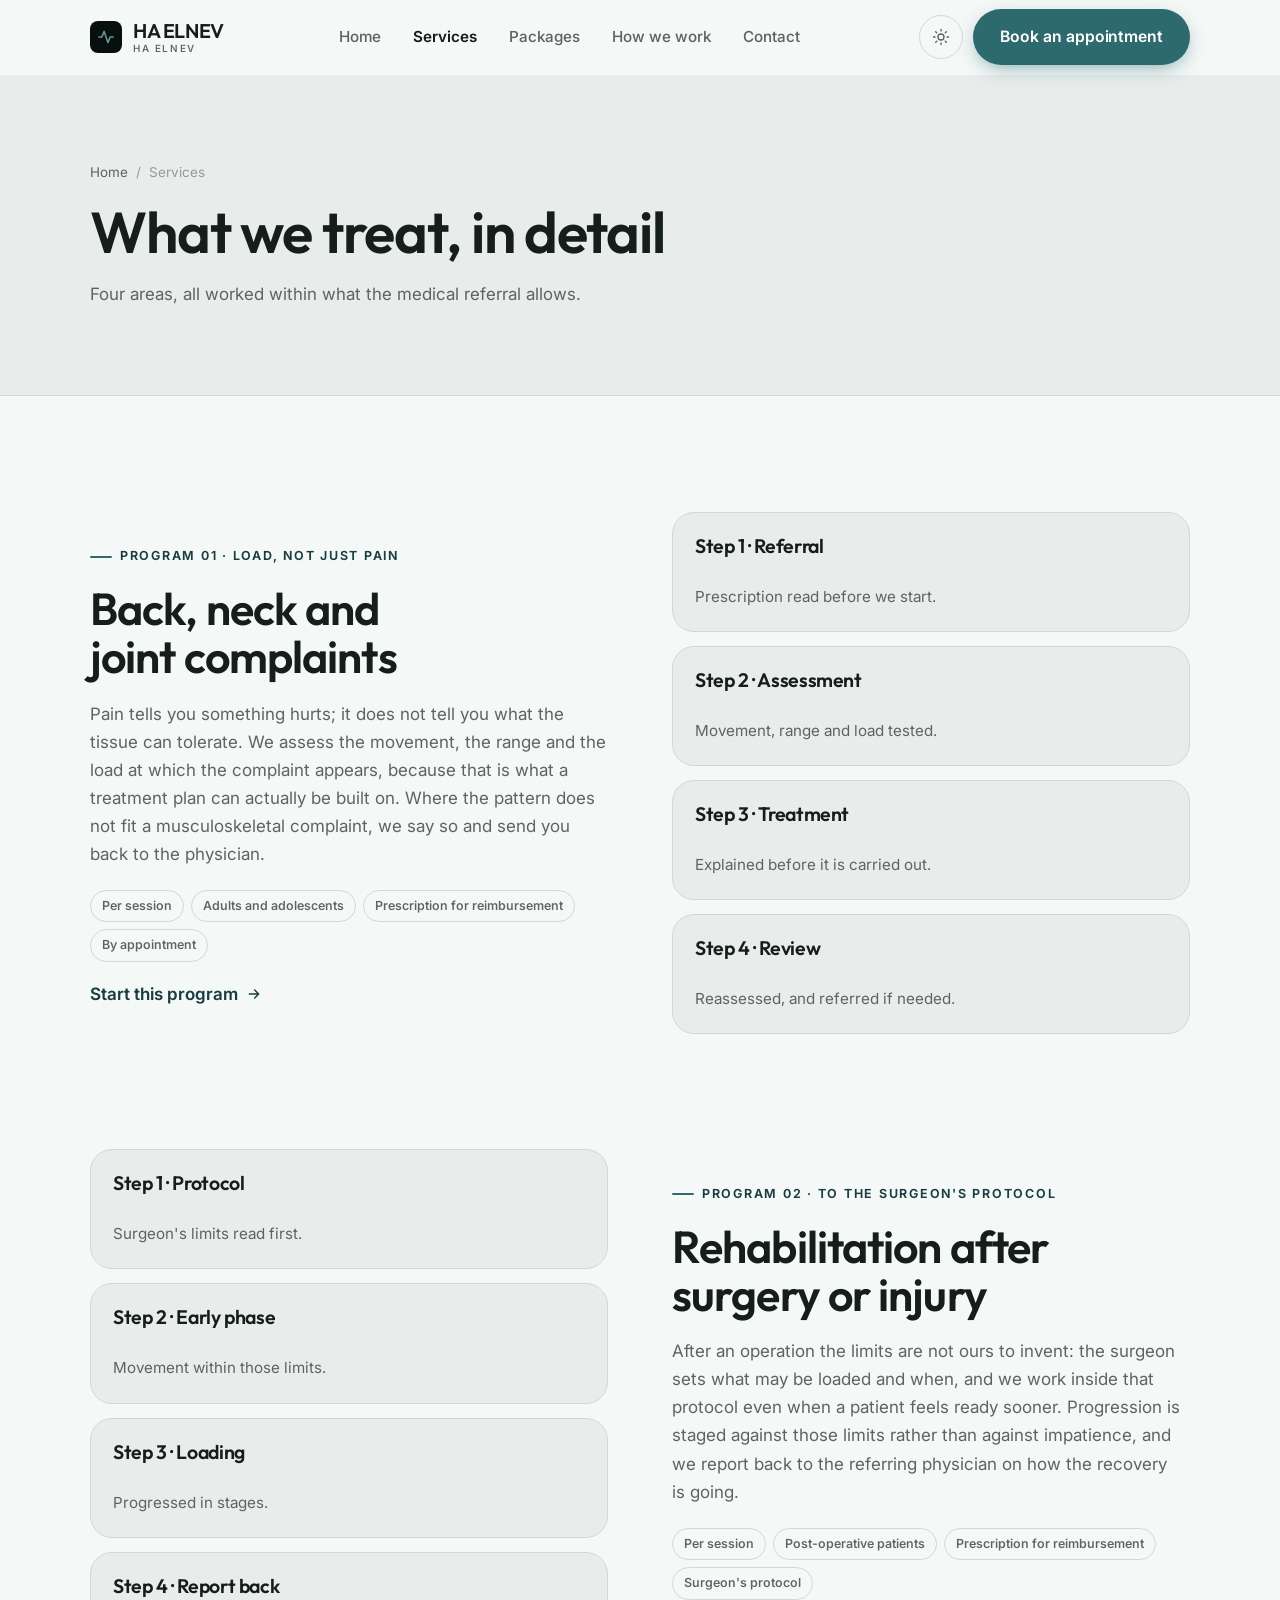
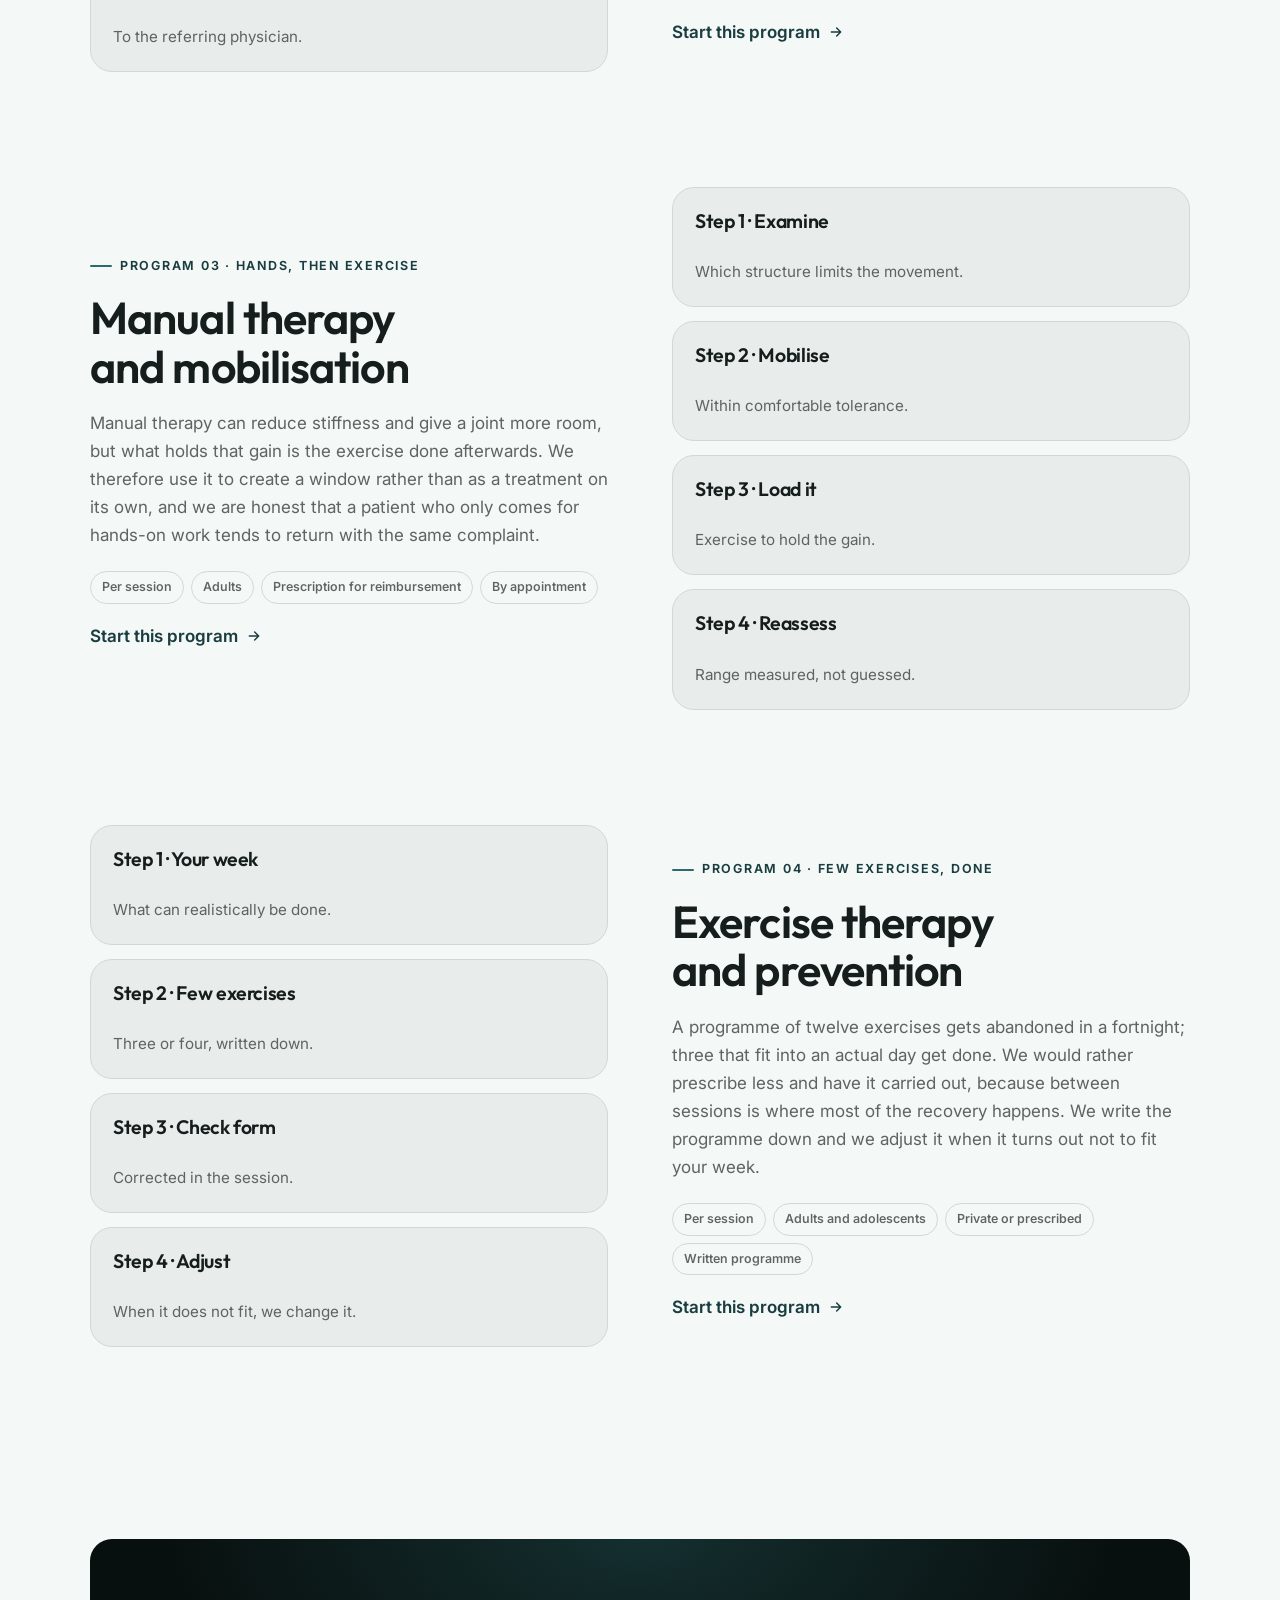
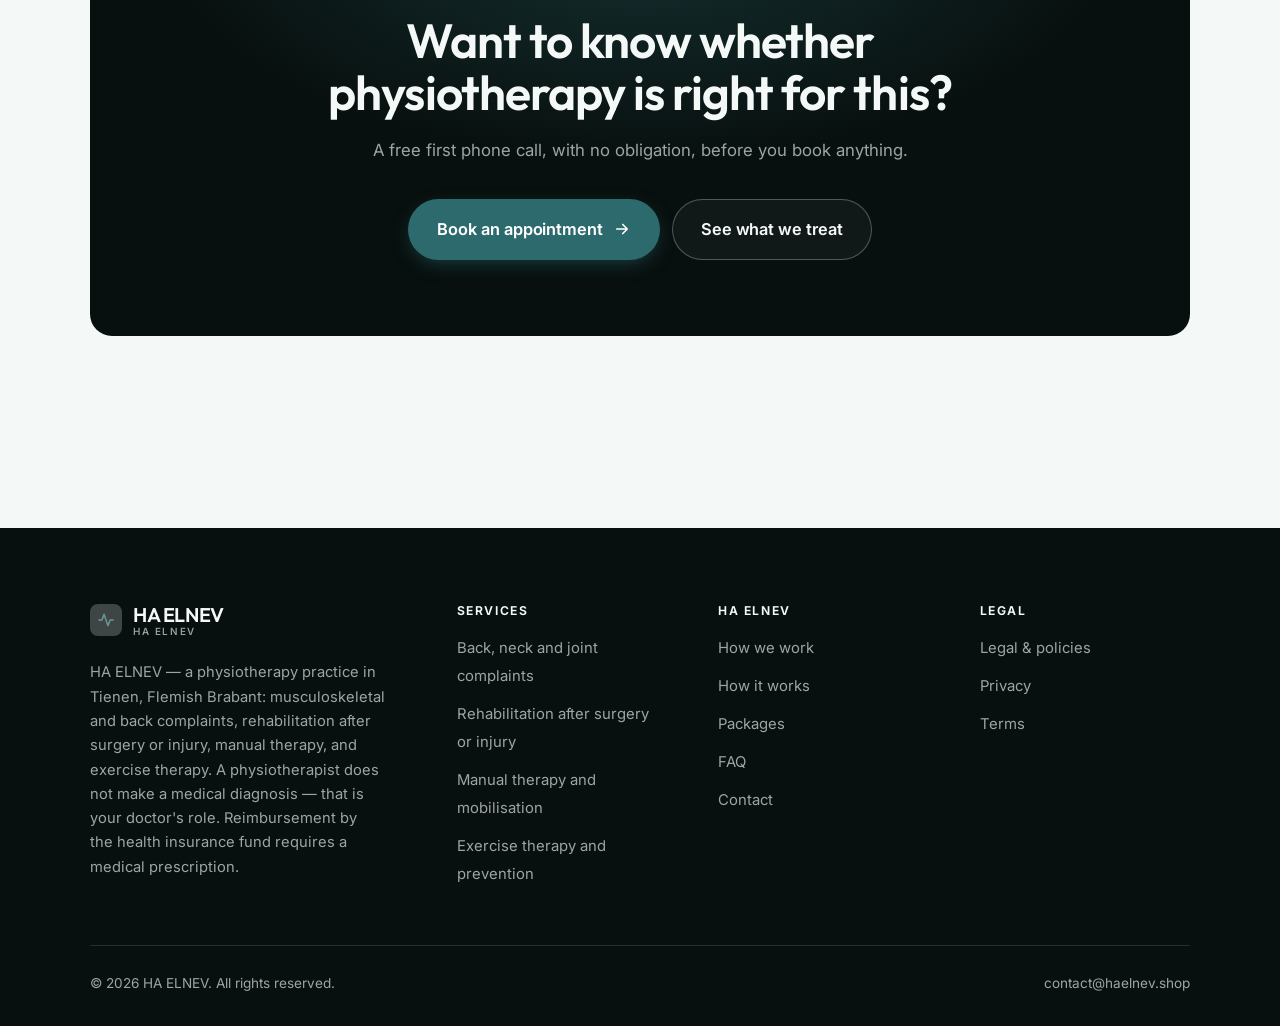
<file: programs.html>
<!DOCTYPE html>
<html lang="en" class="no-js">
<head>
<meta charset="utf-8">
<meta name="viewport" content="width=device-width, initial-scale=1">
<title>Services — HA ELNEV</title>
<meta name="description" content="What HA ELNEV treats: back, neck and joint complaints, rehabilitation after surgery or injury, manual therapy, and exercise therapy and prevention.">
<link rel="canonical" href="https://haelnev.shop/programs.html">

<meta property="og:type" content="website">
<meta property="og:url" content="https://haelnev.shop/programs.html">
<meta property="og:site_name" content="HA ELNEV">
<meta property="og:locale" content="en_US">
<meta property="og:title" content="Services — HA ELNEV">
<meta property="og:description" content="What HA ELNEV treats: back, neck and joint complaints, rehabilitation after surgery or injury, manual therapy, and exercise therapy and prevention.">
<meta name="theme-color" content="#08100f">

<link rel="icon" href="assets/img/favicon.svg" type="image/svg+xml">
<link rel="preconnect" href="https://fonts.googleapis.com">
<link rel="preconnect" href="https://fonts.gstatic.com" crossorigin>
<link rel="stylesheet" href="https://fonts.googleapis.com/css2?family=Outfit:wght@400;500;600;700&family=Inter:wght@400..700&display=swap">
<link rel="stylesheet" href="assets/css/style.css">

<!-- Thème appliqué avant le premier rendu (évite le flash) -->
<script>
document.documentElement.classList.remove('no-js');
(function(){try{var t=localStorage.getItem('site-theme');if(t){document.documentElement.setAttribute('data-theme',t);}}catch(e){}})();
</script>
</head>

<body>
<a class="skip-link" href="#main">Skip to main content</a>

<header class="site-header">
  <nav class="wrap nav" aria-label="Main navigation">
    <a class="brand" href="index.html">
      <svg class="brand__mark" viewBox="0 0 64 64" aria-hidden="true">
        <rect class="bm-bg" width="64" height="64" rx="16"/>
        <g class="bm-ic" transform="translate(14 14) scale(1.5)" fill="none" stroke-width="2.1" stroke-linecap="round" stroke-linejoin="round"><path d="M2.5 12h4l3-7.5 5 15 3-7.5h4"/></g>
      </svg>
      <span>HA ELNEV<span class="brand__sub">HA ELNEV</span></span>
    </a>

    <ul class="nav__links" id="nav-links">
      <li><a href="index.html">Home</a></li>
      <li><a href="programs.html" aria-current="page">Services</a></li>
      <li><a href="index.html#pricing">Packages</a></li>
      <li><a href="about.html">How we work</a></li>
      <li><a href="contact.html">Contact</a></li>
      <li><a class="btn btn--primary" href="contact.html">Book an appointment</a></li>
    </ul>

    <div class="nav__cta">
      <button class="theme-toggle" type="button" aria-label="Switch to dark theme">
        <svg class="icon-sun" viewBox="0 0 24 24" fill="none" stroke="currentColor" stroke-width="1.8" stroke-linecap="round" aria-hidden="true"><circle cx="12" cy="12" r="4"/><path d="M12 2v2m0 16v2M2 12h2m16 0h2M4.9 4.9l1.4 1.4m11.4 11.4 1.4 1.4M19.1 4.9l-1.4 1.4M6.3 17.7l-1.4 1.4"/></svg>
        <svg class="icon-moon" viewBox="0 0 24 24" fill="none" stroke="currentColor" stroke-width="1.8" stroke-linecap="round" stroke-linejoin="round" aria-hidden="true"><path d="M21 12.8A9 9 0 1 1 11.2 3a7 7 0 0 0 9.8 9.8z"/></svg>
      </button>
      <a class="btn btn--primary" href="contact.html">Book an appointment</a>
      <button class="nav__toggle" type="button" aria-expanded="false" aria-controls="nav-links" aria-label="Open menu">
        <svg class="icon-open" viewBox="0 0 24 24" fill="none" stroke="currentColor" stroke-width="2" stroke-linecap="round" aria-hidden="true"><path d="M3 6h18M3 12h18M3 18h18"/></svg>
        <svg class="icon-close" viewBox="0 0 24 24" fill="none" stroke="currentColor" stroke-width="2" stroke-linecap="round" aria-hidden="true"><path d="M6 6l12 12M18 6L6 18"/></svg>
      </button>
    </div>
  </nav>
</header>

<main id="main">

<section class="page-head">
  <div class="wrap">
    <nav class="breadcrumb" aria-label="Breadcrumb">
      <a href="index.html">Home</a><span>/</span><span aria-current="page">Services</span>
    </nav>
    <h1>What we treat, in detail</h1>
    <p>Four areas, all worked within what the medical referral allows.</p>
  </div>
</section>

<section class="section wrap" id="musculoskeletal">
  <div class="split reveal">
    <div>
      <span class="eyebrow">Program 01 · Load, not just pain</span>
      <h2>Back, neck and joint complaints</h2>
      <p>Pain tells you something hurts; it does not tell you what the tissue can tolerate. We assess the movement, the range and the load at which the complaint appears, because that is what a treatment plan can actually be built on. Where the pattern does not fit a musculoskeletal complaint, we say so and send you back to the physician.</p>
      <ul class="tags"><li>Per session</li><li>Adults and adolescents</li><li>Prescription for reimbursement</li><li>By appointment</li></ul>
      <p><a class="arrow-link" href="contact.html">Start this program <svg viewBox="0 0 24 24" fill="none" stroke="currentColor" stroke-width="2.2" stroke-linecap="round" stroke-linejoin="round" aria-hidden="true"><path d="M5 12h14M13 6l6 6-6 6"/></svg></a></p>
    </div>
    <div class="grid grid--2 grid--tight">
      <article class="card card--sm">
        <h3>Step 1 · Referral</h3>
        <p>Prescription read before we start.</p>
      </article>
      <article class="card card--sm">
        <h3>Step 2 · Assessment</h3>
        <p>Movement, range and load tested.</p>
      </article>
      <article class="card card--sm">
        <h3>Step 3 · Treatment</h3>
        <p>Explained before it is carried out.</p>
      </article>
      <article class="card card--sm">
        <h3>Step 4 · Review</h3>
        <p>Reassessed, and referred if needed.</p>
      </article>
    </div>
  </div>
</section>

<section class="section section--flush wrap" id="rehab">
  <div class="split reveal">
    <div class="grid grid--2 grid--tight">
      <article class="card card--sm">
        <h3>Step 1 · Protocol</h3>
        <p>Surgeon's limits read first.</p>
      </article>
      <article class="card card--sm">
        <h3>Step 2 · Early phase</h3>
        <p>Movement within those limits.</p>
      </article>
      <article class="card card--sm">
        <h3>Step 3 · Loading</h3>
        <p>Progressed in stages.</p>
      </article>
      <article class="card card--sm">
        <h3>Step 4 · Report back</h3>
        <p>To the referring physician.</p>
      </article>
    </div>
    <div>
      <span class="eyebrow">Program 02 · To the surgeon's protocol</span>
      <h2>Rehabilitation after surgery or injury</h2>
      <p>After an operation the limits are not ours to invent: the surgeon sets what may be loaded and when, and we work inside that protocol even when a patient feels ready sooner. Progression is staged against those limits rather than against impatience, and we report back to the referring physician on how the recovery is going.</p>
      <ul class="tags"><li>Per session</li><li>Post-operative patients</li><li>Prescription for reimbursement</li><li>Surgeon's protocol</li></ul>
      <p><a class="arrow-link" href="contact.html">Start this program <svg viewBox="0 0 24 24" fill="none" stroke="currentColor" stroke-width="2.2" stroke-linecap="round" stroke-linejoin="round" aria-hidden="true"><path d="M5 12h14M13 6l6 6-6 6"/></svg></a></p>
    </div>
  </div>
</section>

<section class="section section--flush wrap" id="manual">
  <div class="split reveal">
    <div>
      <span class="eyebrow">Program 03 · Hands, then exercise</span>
      <h2>Manual therapy and mobilisation</h2>
      <p>Manual therapy can reduce stiffness and give a joint more room, but what holds that gain is the exercise done afterwards. We therefore use it to create a window rather than as a treatment on its own, and we are honest that a patient who only comes for hands-on work tends to return with the same complaint.</p>
      <ul class="tags"><li>Per session</li><li>Adults</li><li>Prescription for reimbursement</li><li>By appointment</li></ul>
      <p><a class="arrow-link" href="contact.html">Start this program <svg viewBox="0 0 24 24" fill="none" stroke="currentColor" stroke-width="2.2" stroke-linecap="round" stroke-linejoin="round" aria-hidden="true"><path d="M5 12h14M13 6l6 6-6 6"/></svg></a></p>
    </div>
    <div class="grid grid--2 grid--tight">
      <article class="card card--sm">
        <h3>Step 1 · Examine</h3>
        <p>Which structure limits the movement.</p>
      </article>
      <article class="card card--sm">
        <h3>Step 2 · Mobilise</h3>
        <p>Within comfortable tolerance.</p>
      </article>
      <article class="card card--sm">
        <h3>Step 3 · Load it</h3>
        <p>Exercise to hold the gain.</p>
      </article>
      <article class="card card--sm">
        <h3>Step 4 · Reassess</h3>
        <p>Range measured, not guessed.</p>
      </article>
    </div>
  </div>
</section>

<section class="section section--flush wrap" id="exercise">
  <div class="split reveal">
    <div class="grid grid--2 grid--tight">
      <article class="card card--sm">
        <h3>Step 1 · Your week</h3>
        <p>What can realistically be done.</p>
      </article>
      <article class="card card--sm">
        <h3>Step 2 · Few exercises</h3>
        <p>Three or four, written down.</p>
      </article>
      <article class="card card--sm">
        <h3>Step 3 · Check form</h3>
        <p>Corrected in the session.</p>
      </article>
      <article class="card card--sm">
        <h3>Step 4 · Adjust</h3>
        <p>When it does not fit, we change it.</p>
      </article>
    </div>
    <div>
      <span class="eyebrow">Program 04 · Few exercises, done</span>
      <h2>Exercise therapy and prevention</h2>
      <p>A programme of twelve exercises gets abandoned in a fortnight; three that fit into an actual day get done. We would rather prescribe less and have it carried out, because between sessions is where most of the recovery happens. We write the programme down and we adjust it when it turns out not to fit your week.</p>
      <ul class="tags"><li>Per session</li><li>Adults and adolescents</li><li>Private or prescribed</li><li>Written programme</li></ul>
      <p><a class="arrow-link" href="contact.html">Start this program <svg viewBox="0 0 24 24" fill="none" stroke="currentColor" stroke-width="2.2" stroke-linecap="round" stroke-linejoin="round" aria-hidden="true"><path d="M5 12h14M13 6l6 6-6 6"/></svg></a></p>
    </div>
  </div>
</section>

<section class="wrap section--tight">
  <div class="cta-band reveal">
    <h2>Want to know whether physiotherapy is right for this?</h2>
    <p>A free first phone call, with no obligation, before you book anything.</p>
    <div class="hero__actions">
      <a class="btn btn--primary btn--lg" href="contact.html">Book an appointment <svg viewBox="0 0 24 24" fill="none" stroke="currentColor" stroke-width="2.2" stroke-linecap="round" stroke-linejoin="round" aria-hidden="true"><path d="M5 12h14M13 6l6 6-6 6"/></svg></a>
      <a class="btn btn--on-dark btn--lg" href="programs.html">See what we treat</a>
    </div>
  </div>
</section>

</main>

<footer class="site-footer">
  <div class="wrap">
    <div class="footer__grid">
      <div class="footer__brand">
        <a class="brand" href="index.html">
          <svg class="brand__mark" viewBox="0 0 64 64" aria-hidden="true">
        <rect class="bm-bg" width="64" height="64" rx="16"/>
        <g class="bm-ic" transform="translate(14 14) scale(1.5)" fill="none" stroke-width="2.1" stroke-linecap="round" stroke-linejoin="round"><path d="M2.5 12h4l3-7.5 5 15 3-7.5h4"/></g>
      </svg>
          <span>HA ELNEV<span class="brand__sub">HA ELNEV</span></span>
        </a>
        <p>HA ELNEV — a physiotherapy practice in Tienen, Flemish Brabant: musculoskeletal and back complaints, rehabilitation after surgery or injury, manual therapy, and exercise therapy. A physiotherapist does not make a medical diagnosis — that is your doctor's role. Reimbursement by the health insurance fund requires a medical prescription.</p>
      </div>

      <div class="footer__col">
        <h4>Services</h4>
        <ul>
          <li><a href="programs.html#musculoskeletal">Back, neck and joint complaints</a></li>
          <li><a href="programs.html#rehab">Rehabilitation after surgery or injury</a></li>
          <li><a href="programs.html#manual">Manual therapy and mobilisation</a></li>
          <li><a href="programs.html#exercise">Exercise therapy and prevention</a></li>
        </ul>
      </div>

      <div class="footer__col">
        <h4>HA ELNEV</h4>
        <ul>
          <li><a href="about.html">How we work</a></li>
          <li><a href="index.html#how-it-works">How it works</a></li>
          <li><a href="index.html#pricing">Packages</a></li>
          <li><a href="index.html#faq">FAQ</a></li>
          <li><a href="contact.html">Contact</a></li>
        </ul>
      </div>

      <div class="footer__col">
        <h4>Legal</h4>
        <ul>
          <li><a href="legal.html">Legal &amp; policies</a></li>
          <li><a href="legal.html#privacy">Privacy</a></li>
          <li><a href="legal.html#terms">Terms</a></li>
        </ul>
      </div>
    </div>

    <div class="footer__bottom">
      <p>© <span data-year>2026</span> HA ELNEV. All rights reserved.</p>
      <p><a href="mailto:contact@haelnev.shop">contact@haelnev.shop</a></p>
    </div>
  </div>
</footer>

<script src="assets/js/main.js" defer></script>
</body>
</html>
</file>
<file: assets/css/style.css>
/* HA ELNEV — couleurs et polices de la marque.
   Modifier ces valeurs suffit à changer l'identité visuelle de tout le site. */
:root {
  --c-accent:    #2d6a6e;
  --c-on-accent: #ffffff;
  --c-ink:       #08100f;
  --c-paper:     #f4f8f7;

  --accent-ink-light: color-mix(in srgb, var(--c-accent) 58%, black);
  --accent-on-dark:   color-mix(in srgb, var(--c-accent) 72%, white);

  --font-display: "Outfit", system-ui, -apple-system, "Segoe UI", sans-serif;
  --font-body: "Inter", system-ui, -apple-system, "Segoe UI", sans-serif;
  --display-weight: 600;
  --display-tracking: -.02em;
}

/* ==========================================================================
   Feuille de style commune aux sites de coaching
   Les couleurs de marque (--c-accent, --c-on-accent, --c-ink, --c-paper) et
   les polices sont définies juste au-dessus, par site. Tout le reste en dérive.
   ========================================================================== */

/* --------------------------------------------------------------------------
   1. Tokens dérivés
   -------------------------------------------------------------------------- */

:root {
  /* Thème clair */
  --paper:      var(--c-paper);
  --paper-2:    color-mix(in srgb, var(--c-paper) 95%, var(--c-ink));
  --paper-3:    color-mix(in srgb, var(--c-paper) 89%, var(--c-ink));
  --line:       color-mix(in srgb, var(--c-paper) 86%, var(--c-ink));
  --text:       color-mix(in srgb, var(--c-ink) 94%, var(--c-paper));
  --muted:      color-mix(in srgb, var(--c-ink) 64%, var(--c-paper));
  --accent:     var(--c-accent);
  --accent-600: color-mix(in srgb, var(--c-accent) 86%, black);
  --accent-ink: var(--accent-ink-light);
  --on-accent:  var(--c-on-accent);
  --ink:        var(--c-ink);
  --ink-soft:   color-mix(in srgb, var(--c-ink) 90%, white);
  --on-ink:     var(--c-paper);
  --on-ink-mut: color-mix(in srgb, var(--c-paper) 64%, var(--c-ink));
  --brand-bg:   var(--c-ink);

  /* Rayons */
  --r-sm: 8px;
  --r-md: 14px;
  --r-lg: 22px;
  --r-full: 999px;

  /* Ombres */
  --sh-1: 0 1px 2px rgba(0, 0, 0, .05), 0 2px 8px rgba(0, 0, 0, .04);
  --sh-2: 0 2px 4px rgba(0, 0, 0, .05), 0 12px 32px rgba(0, 0, 0, .09);
  --sh-3: 0 4px 8px rgba(0, 0, 0, .06), 0 24px 56px rgba(0, 0, 0, .14);

  /* Rythme */
  --gutter: clamp(16px, 4vw, 40px);
  --maxw: 1180px;
  --section-y: clamp(64px, 9vw, 124px);

  --ease: cubic-bezier(.22, .61, .36, 1);
}

/* Thème sombre — suit le système, sauf si l'utilisateur a choisi « clair » */
@media (prefers-color-scheme: dark) {
  :root:not([data-theme="light"]) {
    --paper:      var(--c-ink);
    --paper-2:    color-mix(in srgb, var(--c-ink) 92%, white);
    --paper-3:    color-mix(in srgb, var(--c-ink) 86%, white);
    --line:       color-mix(in srgb, var(--c-ink) 80%, white);
    --text:       color-mix(in srgb, var(--c-paper) 94%, var(--c-ink));
    --muted:      color-mix(in srgb, var(--c-paper) 66%, var(--c-ink));
    --accent-ink: var(--accent-on-dark);
    --ink:        color-mix(in srgb, var(--c-ink) 72%, black);
    --brand-bg:   color-mix(in srgb, var(--c-ink) 80%, white);
    --sh-1: 0 1px 2px rgba(0, 0, 0, .4), 0 2px 8px rgba(0, 0, 0, .3);
    --sh-2: 0 2px 4px rgba(0, 0, 0, .4), 0 12px 32px rgba(0, 0, 0, .45);
    --sh-3: 0 4px 8px rgba(0, 0, 0, .45), 0 24px 56px rgba(0, 0, 0, .55);
  }
}

/* Thème sombre — choix explicite */
:root[data-theme="dark"] {
  --paper:      var(--c-ink);
  --paper-2:    color-mix(in srgb, var(--c-ink) 92%, white);
  --paper-3:    color-mix(in srgb, var(--c-ink) 86%, white);
  --line:       color-mix(in srgb, var(--c-ink) 80%, white);
  --text:       color-mix(in srgb, var(--c-paper) 94%, var(--c-ink));
  --muted:      color-mix(in srgb, var(--c-paper) 66%, var(--c-ink));
  --accent-ink: var(--accent-on-dark);
  --ink:        color-mix(in srgb, var(--c-ink) 72%, black);
  --brand-bg:   color-mix(in srgb, var(--c-ink) 80%, white);
  --sh-1: 0 1px 2px rgba(0, 0, 0, .4), 0 2px 8px rgba(0, 0, 0, .3);
  --sh-2: 0 2px 4px rgba(0, 0, 0, .4), 0 12px 32px rgba(0, 0, 0, .45);
  --sh-3: 0 4px 8px rgba(0, 0, 0, .45), 0 24px 56px rgba(0, 0, 0, .55);
}

/* --------------------------------------------------------------------------
   2. Reset / base
   -------------------------------------------------------------------------- */

*, *::before, *::after { box-sizing: border-box; }

* { margin: 0; }

html {
  -webkit-text-size-adjust: 100%;
  scroll-behavior: smooth;
  scroll-padding-top: 88px;
}

body {
  background: var(--paper);
  color: var(--text);
  font-family: var(--font-body);
  font-size: 17px;
  line-height: 1.65;
  -webkit-font-smoothing: antialiased;
  text-rendering: optimizeLegibility;
  overflow-x: hidden;
}

img, svg, video { display: block; max-width: 100%; height: auto; }

a { color: inherit; text-decoration: none; }

button, input, textarea, select { font: inherit; color: inherit; }

h1, h2, h3, h4 {
  font-family: var(--font-display);
  font-weight: var(--display-weight);
  line-height: 1.08;
  letter-spacing: var(--display-tracking);
  text-wrap: balance;
}

p { text-wrap: pretty; }

:focus-visible {
  outline: 3px solid var(--accent);
  outline-offset: 3px;
  border-radius: 4px;
}

::selection { background: var(--accent); color: var(--on-accent); }

/* --------------------------------------------------------------------------
   3. Utilitaires de mise en page
   -------------------------------------------------------------------------- */

.wrap {
  width: 100%;
  max-width: var(--maxw);
  margin-inline: auto;
  padding-inline: var(--gutter);
}

.section { padding-block: var(--section-y); }
.section--flush { padding-top: 0; }
.section--tight { padding-block: clamp(48px, 6vw, 80px); }

.skip-link {
  position: absolute;
  left: 12px;
  top: -100px;
  z-index: 200;
  background: var(--accent);
  color: var(--on-accent);
  padding: 12px 20px;
  border-radius: var(--r-sm);
  font-weight: 600;
  transition: top .2s var(--ease);
}
.skip-link:focus { top: 12px; }

.eyebrow {
  display: inline-flex;
  align-items: center;
  gap: 8px;
  font-size: .78rem;
  font-weight: 650;
  letter-spacing: .14em;
  text-transform: uppercase;
  color: var(--accent-ink);
  margin-bottom: 18px;
}
.eyebrow::before {
  content: "";
  width: 22px;
  height: 2px;
  background: var(--accent);
  border-radius: 2px;
}

.section-head { max-width: 62ch; margin-bottom: clamp(36px, 5vw, 60px); }
.section-head h2 { font-size: clamp(2rem, 4.4vw, 3.1rem); }
.section-head p {
  margin-top: 18px;
  color: var(--muted);
  font-size: clamp(1rem, 1.6vw, 1.12rem);
  max-width: 58ch;
}

.section-head--center { margin-inline: auto; text-align: center; }
.section-head--center .eyebrow { justify-content: center; }
.section-head--center p { margin-inline: auto; }

/* --------------------------------------------------------------------------
   4. Boutons
   -------------------------------------------------------------------------- */

.btn {
  display: inline-flex;
  align-items: center;
  justify-content: center;
  gap: 10px;
  padding: 14px 26px;
  border: 1px solid transparent;
  border-radius: var(--r-full);
  font-weight: 620;
  font-size: .98rem;
  letter-spacing: -.005em;
  cursor: pointer;
  white-space: nowrap;
  transition: transform .18s var(--ease), background-color .18s var(--ease),
              border-color .18s var(--ease), box-shadow .18s var(--ease), color .18s var(--ease);
}
.btn:hover { transform: translateY(-2px); }
.btn:active { transform: translateY(0); }

.btn--primary {
  background: var(--accent);
  color: var(--on-accent);
  box-shadow: 0 6px 20px -6px color-mix(in srgb, var(--c-accent) 65%, transparent);
}
.btn--primary:hover {
  background: var(--accent-600);
  box-shadow: 0 12px 28px -8px color-mix(in srgb, var(--c-accent) 70%, transparent);
}

.btn--ghost {
  border-color: var(--line);
  background: transparent;
  color: var(--text);
}
.btn--ghost:hover { border-color: var(--accent); color: var(--accent-ink); }

.btn--on-dark {
  border-color: color-mix(in srgb, var(--c-paper) 28%, transparent);
  color: var(--on-ink);
  background: color-mix(in srgb, var(--c-paper) 4%, transparent);
}
.btn--on-dark:hover {
  border-color: color-mix(in srgb, var(--c-paper) 60%, transparent);
  background: color-mix(in srgb, var(--c-paper) 10%, transparent);
}

.btn--lg { padding: 16px 28px; font-size: 1.02rem; }
.btn--block { width: 100%; }

.btn svg { width: 18px; height: 18px; flex: none; }

@media (max-width: 420px) {
  .btn--lg { padding: 15px 22px; font-size: 1rem; white-space: normal; text-align: center; }
}

/* Lien fléché */
.arrow-link {
  display: inline-flex;
  align-items: center;
  gap: 8px;
  font-weight: 620;
  color: var(--accent-ink);
}
.arrow-link svg { width: 16px; height: 16px; transition: transform .18s var(--ease); }
.arrow-link:hover svg { transform: translateX(4px); }

/* --------------------------------------------------------------------------
   5. En-tête / navigation
   -------------------------------------------------------------------------- */

.site-header {
  position: sticky;
  top: 0;
  z-index: 100;
  background: color-mix(in srgb, var(--paper) 82%, transparent);
  backdrop-filter: saturate(180%) blur(14px);
  -webkit-backdrop-filter: saturate(180%) blur(14px);
  border-bottom: 1px solid transparent;
  transition: border-color .25s var(--ease), background-color .25s var(--ease);
}
.site-header.is-stuck {
  border-bottom-color: var(--line);
  background: color-mix(in srgb, var(--paper) 94%, transparent);
}

.nav {
  display: flex;
  align-items: center;
  justify-content: space-between;
  gap: 24px;
  height: 74px;
}

.brand {
  display: inline-flex;
  align-items: center;
  gap: 11px;
  font-family: var(--font-display);
  font-weight: var(--display-weight);
  font-size: 1.24rem;
  letter-spacing: var(--display-tracking);
  flex: none;
  line-height: 1.1;
}
.brand__mark { width: 32px; height: 32px; flex: none; }
.brand__mark .bm-bg { fill: var(--brand-bg); }
.brand__mark .bm-ic { stroke: var(--accent-on-dark); color: var(--accent-on-dark); }
.brand__sub {
  display: block;
  font-family: var(--font-body);
  font-size: .62rem;
  font-weight: 550;
  letter-spacing: .16em;
  text-transform: uppercase;
  color: var(--muted);
  margin-top: 1px;
}

.nav__links {
  display: flex;
  align-items: center;
  gap: 4px;
  list-style: none;
  padding: 0;
}
.nav__links a {
  display: block;
  padding: 9px 14px;
  border-radius: var(--r-full);
  font-size: .95rem;
  font-weight: 520;
  color: var(--muted);
  transition: color .16s var(--ease), background-color .16s var(--ease);
}
.nav__links a:hover { color: var(--text); background: var(--paper-2); }
.nav__links a[aria-current="page"] { color: var(--text); font-weight: 620; }
.nav__links .btn { display: none; }

.nav__cta { display: flex; align-items: center; gap: 10px; flex: none; }

.nav__toggle {
  display: none;
  width: 44px;
  height: 44px;
  align-items: center;
  justify-content: center;
  background: transparent;
  border: 1px solid var(--line);
  border-radius: var(--r-full);
  cursor: pointer;
}
.nav__toggle svg { width: 20px; height: 20px; }
.nav__toggle .icon-close { display: none; }
.nav__toggle[aria-expanded="true"] .icon-open { display: none; }
.nav__toggle[aria-expanded="true"] .icon-close { display: block; }

@media (max-width: 900px) {
  .nav__links, .nav__cta .btn { display: none; }
  .nav__toggle { display: inline-flex; }

  .nav__links {
    position: fixed;
    inset: 74px 0 auto;
    flex-direction: column;
    align-items: stretch;
    gap: 2px;
    padding: 20px var(--gutter) 32px;
    background: var(--paper);
    border-bottom: 1px solid var(--line);
    box-shadow: var(--sh-2);
  }
  .nav__links.is-open { display: flex; }
  .nav__links a { padding: 14px 4px; font-size: 1.1rem; border-radius: var(--r-sm); }
  .nav__links a.btn { display: inline-flex; margin-top: 14px; padding: 14px 26px; color: var(--on-accent); }
}

@media (max-width: 380px) {
  .brand__sub { display: none; }
}

/* Bouton de thème */
.theme-toggle {
  width: 44px;
  height: 44px;
  display: inline-flex;
  align-items: center;
  justify-content: center;
  background: transparent;
  border: 1px solid var(--line);
  border-radius: var(--r-full);
  cursor: pointer;
  color: var(--muted);
  transition: color .16s var(--ease), border-color .16s var(--ease);
}
.theme-toggle:hover { color: var(--text); border-color: var(--accent); }
.theme-toggle svg { width: 18px; height: 18px; }
.theme-toggle .icon-moon { display: none; }
:root[data-theme="dark"] .theme-toggle .icon-sun { display: none; }
:root[data-theme="dark"] .theme-toggle .icon-moon { display: block; }
@media (prefers-color-scheme: dark) {
  :root:not([data-theme="light"]) .theme-toggle .icon-sun { display: none; }
  :root:not([data-theme="light"]) .theme-toggle .icon-moon { display: block; }
}

/* --------------------------------------------------------------------------
   6. Hero
   -------------------------------------------------------------------------- */

.hero {
  position: relative;
  background: var(--ink);
  color: var(--on-ink);
  overflow: hidden;
  isolation: isolate;
}

/* Halo de couleur + grain léger */
.hero::before {
  content: "";
  position: absolute;
  inset: -30% -10% auto;
  height: 130%;
  background:
    radial-gradient(60% 55% at 78% 18%, color-mix(in srgb, var(--c-accent) 34%, transparent), transparent 62%),
    radial-gradient(48% 44% at 12% 88%, color-mix(in srgb, var(--c-accent) 16%, transparent), transparent 66%);
  z-index: -2;
  pointer-events: none;
}
.hero::after {
  content: "";
  position: absolute;
  inset: 0;
  background-image: url("data:image/svg+xml,%3Csvg xmlns='http://www.w3.org/2000/svg' width='160' height='160'%3E%3Cfilter id='n'%3E%3CfeTurbulence type='fractalNoise' baseFrequency='.85' numOctaves='3'/%3E%3C/filter%3E%3Crect width='160' height='160' filter='url(%23n)' opacity='.28'/%3E%3C/svg%3E");
  opacity: .45;
  mix-blend-mode: overlay;
  z-index: -1;
  pointer-events: none;
}

.hero__inner {
  display: grid;
  grid-template-columns: minmax(0, 1.05fr) minmax(0, .95fr);
  align-items: center;
  gap: clamp(32px, 5vw, 72px);
  padding-block: clamp(56px, 8vw, 110px);
}

.hero h1 {
  font-size: clamp(2.5rem, 6vw, 4.6rem);
  letter-spacing: calc(var(--display-tracking) * 1.4);
}
.hero h1 em {
  font-style: normal;
  color: var(--accent-on-dark);
  text-decoration: underline;
  text-decoration-color: color-mix(in srgb, var(--c-accent) 45%, transparent);
  text-decoration-thickness: .1em;
  text-underline-offset: .14em;
  text-decoration-skip-ink: none;
}

.hero__lede {
  margin-top: 22px;
  font-size: clamp(1.04rem, 1.9vw, 1.2rem);
  color: var(--on-ink-mut);
  max-width: 50ch;
}

.hero__actions {
  display: flex;
  flex-wrap: wrap;
  gap: 12px;
  margin-top: 34px;
}

.hero__eyebrow { color: var(--accent-on-dark); }
.hero__eyebrow::before { background: var(--accent-on-dark); }

/* Faits sur l'offre */
.hero__proof {
  display: grid;
  grid-template-columns: repeat(4, minmax(0, 1fr));
  gap: clamp(18px, 3vw, 32px);
  margin-top: 44px;
  padding: 26px 0 0;
  border-top: 1px solid color-mix(in srgb, var(--c-paper) 14%, transparent);
  list-style: none;
}
.stat__num {
  display: block;
  font-family: var(--font-display);
  font-size: clamp(1.5rem, 2.6vw, 2.05rem);
  font-weight: var(--display-weight);
  line-height: 1;
  letter-spacing: var(--display-tracking);
  white-space: nowrap;
}
.stat__label {
  display: block;
  margin-top: 7px;
  font-size: .82rem;
  line-height: 1.4;
  color: var(--on-ink-mut);
}

.hero__art svg { width: 100%; height: auto; border-radius: var(--r-lg); box-shadow: var(--sh-3); }

@media (max-width: 880px) {
  .hero__inner { grid-template-columns: 1fr; }
  .hero__art { order: -1; max-width: 560px; }
}
@media (max-width: 540px) {
  .hero__proof { grid-template-columns: repeat(2, minmax(0, 1fr)); }
}

/* --------------------------------------------------------------------------
   7. Bandeau défilant
   -------------------------------------------------------------------------- */

.marquee {
  background: var(--ink-soft);
  color: var(--on-ink-mut);
  border-top: 1px solid color-mix(in srgb, var(--c-paper) 8%, transparent);
  padding-block: 18px;
  overflow: hidden;
  white-space: nowrap;
  mask-image: linear-gradient(90deg, transparent, #000 8%, #000 92%, transparent);
  -webkit-mask-image: linear-gradient(90deg, transparent, #000 8%, #000 92%, transparent);
}
.marquee__track {
  display: inline-flex;
  gap: 42px;
  align-items: center;
  animation: marquee 38s linear infinite;
  font-size: .86rem;
  letter-spacing: .12em;
  text-transform: uppercase;
  font-weight: 560;
}
.marquee__track span { display: inline-flex; align-items: center; gap: 42px; }
.marquee__track span::after {
  content: "";
  width: 5px; height: 5px;
  border-radius: 50%;
  background: var(--accent);
  opacity: .8;
}
@keyframes marquee { to { transform: translateX(-50%); } }

/* --------------------------------------------------------------------------
   8. Grilles de cartes
   -------------------------------------------------------------------------- */

.grid {
  display: grid;
  gap: clamp(16px, 2.2vw, 26px);
}
.grid--2 { grid-template-columns: repeat(auto-fit, minmax(min(100%, 260px), 1fr)); }
.grid--3 { grid-template-columns: repeat(auto-fit, minmax(min(100%, 270px), 1fr)); }
.grid--4 { grid-template-columns: repeat(auto-fit, minmax(min(100%, 230px), 1fr)); }
.grid--tight { gap: 14px; }

.card {
  position: relative;
  display: flex;
  flex-direction: column;
  padding: 28px;
  background: var(--paper-2);
  border: 1px solid var(--line);
  border-radius: var(--r-lg);
  transition: transform .22s var(--ease), box-shadow .22s var(--ease), border-color .22s var(--ease);
}
a.card:hover, .card--lift:hover {
  transform: translateY(-5px);
  box-shadow: var(--sh-2);
  border-color: color-mix(in srgb, var(--c-accent) 45%, var(--line));
}
.card--sm { padding: 22px; }
.card--sm h3 { font-size: 1rem; }
.card__icon {
  width: 52px;
  height: 52px;
  display: grid;
  place-items: center;
  border-radius: var(--r-md);
  background: color-mix(in srgb, var(--c-accent) 15%, transparent);
  color: var(--accent-ink);
  margin-bottom: 20px;
}
.card__icon svg { width: 26px; height: 26px; }
.card h3 { font-size: 1.22rem; margin-bottom: 10px; }
.card p { color: var(--muted); font-size: .95rem; }
.card .arrow-link { margin-top: auto; padding-top: 18px; font-size: .92rem; }

.tags {
  list-style: none;
  padding: 0;
  margin: 18px 0 0;
  display: flex;
  flex-wrap: wrap;
  gap: 7px;
}
.tags li {
  font-size: .78rem;
  font-weight: 560;
  padding: 5px 11px;
  border-radius: var(--r-full);
  background: var(--paper);
  border: 1px solid var(--line);
  color: var(--muted);
}

/* --------------------------------------------------------------------------
   9. Méthode (étapes)
   -------------------------------------------------------------------------- */

.steps { counter-reset: step; }
.step {
  position: relative;
  padding: 30px 26px 26px;
  background: var(--paper);
  border: 1px solid var(--line);
  border-radius: var(--r-lg);
}
.step::before {
  counter-increment: step;
  content: "0" counter(step);
  display: block;
  font-family: var(--font-display);
  font-size: 2.6rem;
  font-weight: var(--display-weight);
  line-height: 1;
  letter-spacing: var(--display-tracking);
  color: color-mix(in srgb, var(--c-accent) 55%, var(--paper));
  margin-bottom: 16px;
}
.step h3 { font-size: 1.12rem; margin-bottom: 9px; }
.step p { color: var(--muted); font-size: .93rem; }

/* --------------------------------------------------------------------------
   10. Tarifs
   -------------------------------------------------------------------------- */

.plans { align-items: start; }

.plan {
  display: flex;
  flex-direction: column;
  padding: 32px 28px;
  background: var(--paper);
  border: 1px solid var(--line);
  border-radius: var(--r-lg);
  height: 100%;
  position: relative;
}
.plan--featured {
  background: var(--ink);
  color: var(--on-ink);
  border-color: var(--ink);
  box-shadow: var(--sh-3);
}
.plan--featured .plan__desc,
.plan--featured .plan__period,
.plan--featured .plan__features li { color: var(--on-ink-mut); }
.plan--featured .plan__features li::before { color: var(--accent-on-dark); }

.plan__tag {
  position: absolute;
  top: 18px;
  right: 18px;
  font-size: .7rem;
  font-weight: 680;
  letter-spacing: .1em;
  text-transform: uppercase;
  padding: 5px 12px;
  border-radius: var(--r-full);
  background: var(--accent);
  color: var(--on-accent);
}

.plan h3 { font-size: 1.3rem; }
.plan--featured h3 { padding-right: 120px; }
.plan__desc { margin-top: 8px; color: var(--muted); font-size: .92rem; min-height: 2.8em; }

.plan__price {
  display: flex;
  align-items: baseline;
  gap: 6px;
  margin: 22px 0 4px;
  font-family: var(--font-display);
  font-size: clamp(2.2rem, 4vw, 2.9rem);
  font-weight: var(--display-weight);
  letter-spacing: var(--display-tracking);
  line-height: 1;
}
.plan__period { font-family: var(--font-body); font-size: .9rem; font-weight: 450; color: var(--muted); letter-spacing: 0; }

.plan__features {
  list-style: none;
  padding: 0;
  margin: 24px 0 28px;
  display: grid;
  gap: 11px;
  flex: 1;
}
.plan__features li {
  display: grid;
  grid-template-columns: 20px 1fr;
  gap: 10px;
  font-size: .93rem;
  color: var(--muted);
  align-items: start;
}
.plan__features li::before {
  content: "✓";
  color: var(--accent-ink);
  font-weight: 700;
  line-height: 1.5;
}

.plans-note { text-align: center; margin-top: 26px; font-size: .88rem; color: var(--muted); }

/* --------------------------------------------------------------------------
   11. Bloc split (texte + illustration)
   -------------------------------------------------------------------------- */

.split {
  display: grid;
  grid-template-columns: repeat(auto-fit, minmax(min(100%, 340px), 1fr));
  gap: clamp(32px, 5vw, 68px);
  align-items: center;
}
.split--top { align-items: start; }
.split__art svg { width: 100%; border-radius: var(--r-lg); box-shadow: var(--sh-2); }
.split h2 { font-size: clamp(1.9rem, 4vw, 2.8rem); }
.split p { margin-top: 18px; color: var(--muted); }
.split .tags { margin-top: 22px; }

/* --------------------------------------------------------------------------
   12. FAQ
   -------------------------------------------------------------------------- */

.faq { max-width: 780px; margin-inline: auto; }
.faq details {
  border-bottom: 1px solid var(--line);
  padding: 4px 0;
}
.faq summary {
  display: flex;
  align-items: center;
  justify-content: space-between;
  gap: 20px;
  padding: 22px 4px;
  cursor: pointer;
  list-style: none;
  font-family: var(--font-display);
  font-size: 1.08rem;
  font-weight: var(--display-weight);
  letter-spacing: var(--display-tracking);
}
.faq summary::-webkit-details-marker { display: none; }
.faq summary::after {
  content: "";
  flex: none;
  width: 13px;
  height: 13px;
  border-right: 2px solid var(--muted);
  border-bottom: 2px solid var(--muted);
  transform: rotate(45deg) translate(-3px, -3px);
  transition: transform .2s var(--ease), border-color .2s var(--ease);
}
.faq details[open] summary::after {
  transform: rotate(225deg) translate(-3px, -3px);
  border-color: var(--accent);
}
.faq details p { padding: 0 4px 24px; color: var(--muted); max-width: 66ch; }

/* --------------------------------------------------------------------------
   13. Bandeau d'appel à l'action
   -------------------------------------------------------------------------- */

.cta-band {
  position: relative;
  background: var(--ink);
  color: var(--on-ink);
  border-radius: var(--r-lg);
  padding: clamp(40px, 6vw, 76px) clamp(24px, 5vw, 64px);
  overflow: hidden;
  isolation: isolate;
  text-align: center;
}
.cta-band::before {
  content: "";
  position: absolute;
  inset: 0;
  background: radial-gradient(70% 90% at 50% 0%, color-mix(in srgb, var(--c-accent) 34%, transparent), transparent 62%);
  z-index: -1;
}
.cta-band h2 { font-size: clamp(1.9rem, 4.4vw, 3rem); }
.cta-band p {
  margin: 18px auto 0;
  max-width: 52ch;
  color: var(--on-ink-mut);
  font-size: 1.05rem;
}
.cta-band .hero__actions { justify-content: center; }

/* --------------------------------------------------------------------------
   14. Formulaire
   -------------------------------------------------------------------------- */

.form-layout {
  display: grid;
  grid-template-columns: minmax(0, 1fr) minmax(0, 420px);
  gap: clamp(32px, 5vw, 64px);
  align-items: start;
}
@media (max-width: 880px) { .form-layout { grid-template-columns: 1fr; } }

.form {
  display: grid;
  gap: 18px;
  padding: clamp(22px, 3.5vw, 36px);
  background: var(--paper-2);
  border: 1px solid var(--line);
  border-radius: var(--r-lg);
}
.form__row { display: grid; grid-template-columns: repeat(auto-fit, minmax(min(100%, 200px), 1fr)); gap: 18px; }

.field { display: grid; gap: 7px; }
.field label { font-size: .88rem; font-weight: 600; }
.field label .req { color: var(--accent-ink); }
.field input, .field textarea, .field select {
  width: 100%;
  padding: 13px 15px;
  background: var(--paper);
  border: 1px solid var(--line);
  border-radius: var(--r-md);
  font-size: .97rem;
  transition: border-color .16s var(--ease), box-shadow .16s var(--ease);
}
.field input:focus, .field textarea:focus, .field select:focus {
  outline: none;
  border-color: var(--accent);
  box-shadow: 0 0 0 3px color-mix(in srgb, var(--c-accent) 24%, transparent);
}
.field textarea { resize: vertical; min-height: 130px; }
.field__hint { font-size: .8rem; color: var(--muted); }

.form__status { font-size: .9rem; font-weight: 600; min-height: 1.4em; }
.form__note { font-size: .82rem; color: var(--muted); }
.form__note a { color: var(--accent-ink); text-decoration: underline; text-underline-offset: 2px; }

.contact-aside { display: grid; gap: 14px; }
.contact-card {
  display: flex;
  gap: 14px;
  padding: 20px 22px;
  background: var(--paper);
  border: 1px solid var(--line);
  border-radius: var(--r-md);
}
.contact-card--soft { background: var(--paper-2); }
.contact-card svg { width: 22px; height: 22px; flex: none; color: var(--accent-ink); margin-top: 3px; }
.contact-card b { display: block; font-size: .95rem; font-weight: 620; }
.contact-card span, .contact-card a { display: block; font-size: .9rem; color: var(--muted); }
.contact-card a:hover { color: var(--accent-ink); }

/* --------------------------------------------------------------------------
   15. Page interne — en-tête
   -------------------------------------------------------------------------- */

.page-head {
  background: var(--paper-2);
  border-bottom: 1px solid var(--line);
  padding-block: clamp(48px, 7vw, 86px);
}
.page-head h1 { font-size: clamp(2.2rem, 5.4vw, 3.6rem); max-width: 20ch; }
.page-head p { margin-top: 18px; color: var(--muted); max-width: 58ch; font-size: 1.06rem; }

.breadcrumb {
  display: flex;
  gap: 8px;
  align-items: center;
  font-size: .84rem;
  color: var(--muted);
  margin-bottom: 18px;
}
.breadcrumb a:hover { color: var(--accent-ink); }
.breadcrumb span { opacity: .6; }

/* --------------------------------------------------------------------------
   16. Pied de page
   -------------------------------------------------------------------------- */

.site-footer {
  background: var(--ink);
  color: var(--on-ink-mut);
  padding-block: clamp(48px, 6vw, 76px) 32px;
  margin-top: var(--section-y);
}
.site-footer .brand { color: var(--on-ink); }
.site-footer .brand__mark .bm-bg { fill: color-mix(in srgb, var(--c-ink) 78%, white); }
.site-footer .brand__sub { color: var(--on-ink-mut); }

.footer__grid {
  display: grid;
  grid-template-columns: minmax(0, 1.5fr) repeat(auto-fit, minmax(150px, 1fr));
  gap: clamp(28px, 4vw, 56px);
}
@media (max-width: 720px) { .footer__grid { grid-template-columns: 1fr 1fr; } .footer__brand { grid-column: 1 / -1; } }

.footer__brand p { margin-top: 16px; font-size: .92rem; max-width: 36ch; }
.footer__col h4 {
  font-family: var(--font-body);
  font-size: .76rem;
  font-weight: 650;
  letter-spacing: .13em;
  text-transform: uppercase;
  color: var(--on-ink);
  margin-bottom: 16px;
}
.footer__col ul { list-style: none; padding: 0; display: grid; gap: 10px; }
.footer__col a { font-size: .93rem; transition: color .16s var(--ease); }
.footer__col a:hover { color: var(--accent-on-dark); }

.footer__bottom {
  display: flex;
  flex-wrap: wrap;
  justify-content: space-between;
  gap: 14px;
  margin-top: clamp(36px, 5vw, 58px);
  padding-top: 26px;
  border-top: 1px solid color-mix(in srgb, var(--c-paper) 12%, transparent);
  font-size: .85rem;
}
.footer__bottom a:hover { color: var(--accent-on-dark); }

/* --------------------------------------------------------------------------
   17. Page 404
   -------------------------------------------------------------------------- */

.notfound {
  min-height: 62vh;
  display: grid;
  place-items: center;
  text-align: center;
  padding-block: var(--section-y);
}
.notfound__code {
  font-family: var(--font-display);
  font-size: clamp(5rem, 18vw, 11rem);
  font-weight: var(--display-weight);
  line-height: .9;
  letter-spacing: -.05em;
  color: color-mix(in srgb, var(--c-accent) 45%, var(--paper));
}
.notfound h1 { font-size: clamp(1.8rem, 4.4vw, 2.8rem); margin-top: 12px; }
.notfound p { color: var(--muted); max-width: 46ch; margin: 18px auto 0; }
.notfound .hero__actions { justify-content: center; }

/* --------------------------------------------------------------------------
   18. Contenu légal
   -------------------------------------------------------------------------- */

.prose { max-width: 70ch; }
.prose h2 { font-size: clamp(1.6rem, 3vw, 2.1rem); margin-top: 48px; margin-bottom: 14px; }
.prose h2:first-child { margin-top: 0; }
.prose h3 { font-size: 1.18rem; margin-top: 30px; margin-bottom: 10px; }
.prose p, .prose li { color: var(--muted); }
.prose p + p { margin-top: 16px; }
.prose ul { margin-top: 14px; padding-left: 22px; display: grid; gap: 9px; }
.prose a { color: var(--accent-ink); text-decoration: underline; text-underline-offset: 2px; }
.prose strong { color: var(--text); }

/* --------------------------------------------------------------------------
   19. Animations d'apparition
   -------------------------------------------------------------------------- */

.reveal {
  opacity: 0;
  transform: translateY(22px);
  transition: opacity .7s var(--ease), transform .7s var(--ease);
}
.reveal.is-in { opacity: 1; transform: none; }

.reveal-group > * {
  opacity: 0;
  transform: translateY(22px);
  transition: opacity .6s var(--ease), transform .6s var(--ease);
  transition-delay: calc(var(--i, 0) * 80ms);
}
.reveal-group.is-in > * { opacity: 1; transform: none; }

/* Sans JavaScript, tout reste visible */
.no-js .reveal, .no-js .reveal-group > * { opacity: 1; transform: none; }

@media (prefers-reduced-motion: reduce) {
  html { scroll-behavior: auto; }
  *, *::before, *::after {
    animation-duration: .001ms !important;
    animation-iteration-count: 1 !important;
    transition-duration: .001ms !important;
  }
  .reveal, .reveal-group > * { opacity: 1; transform: none; }
}

/* --------------------------------------------------------------------------
   20. Divers
   -------------------------------------------------------------------------- */

.visually-hidden {
  position: absolute;
  width: 1px; height: 1px;
  padding: 0; margin: -1px;
  overflow: hidden;
  clip: rect(0 0 0 0);
  white-space: nowrap;
  border: 0;
}
</file>
